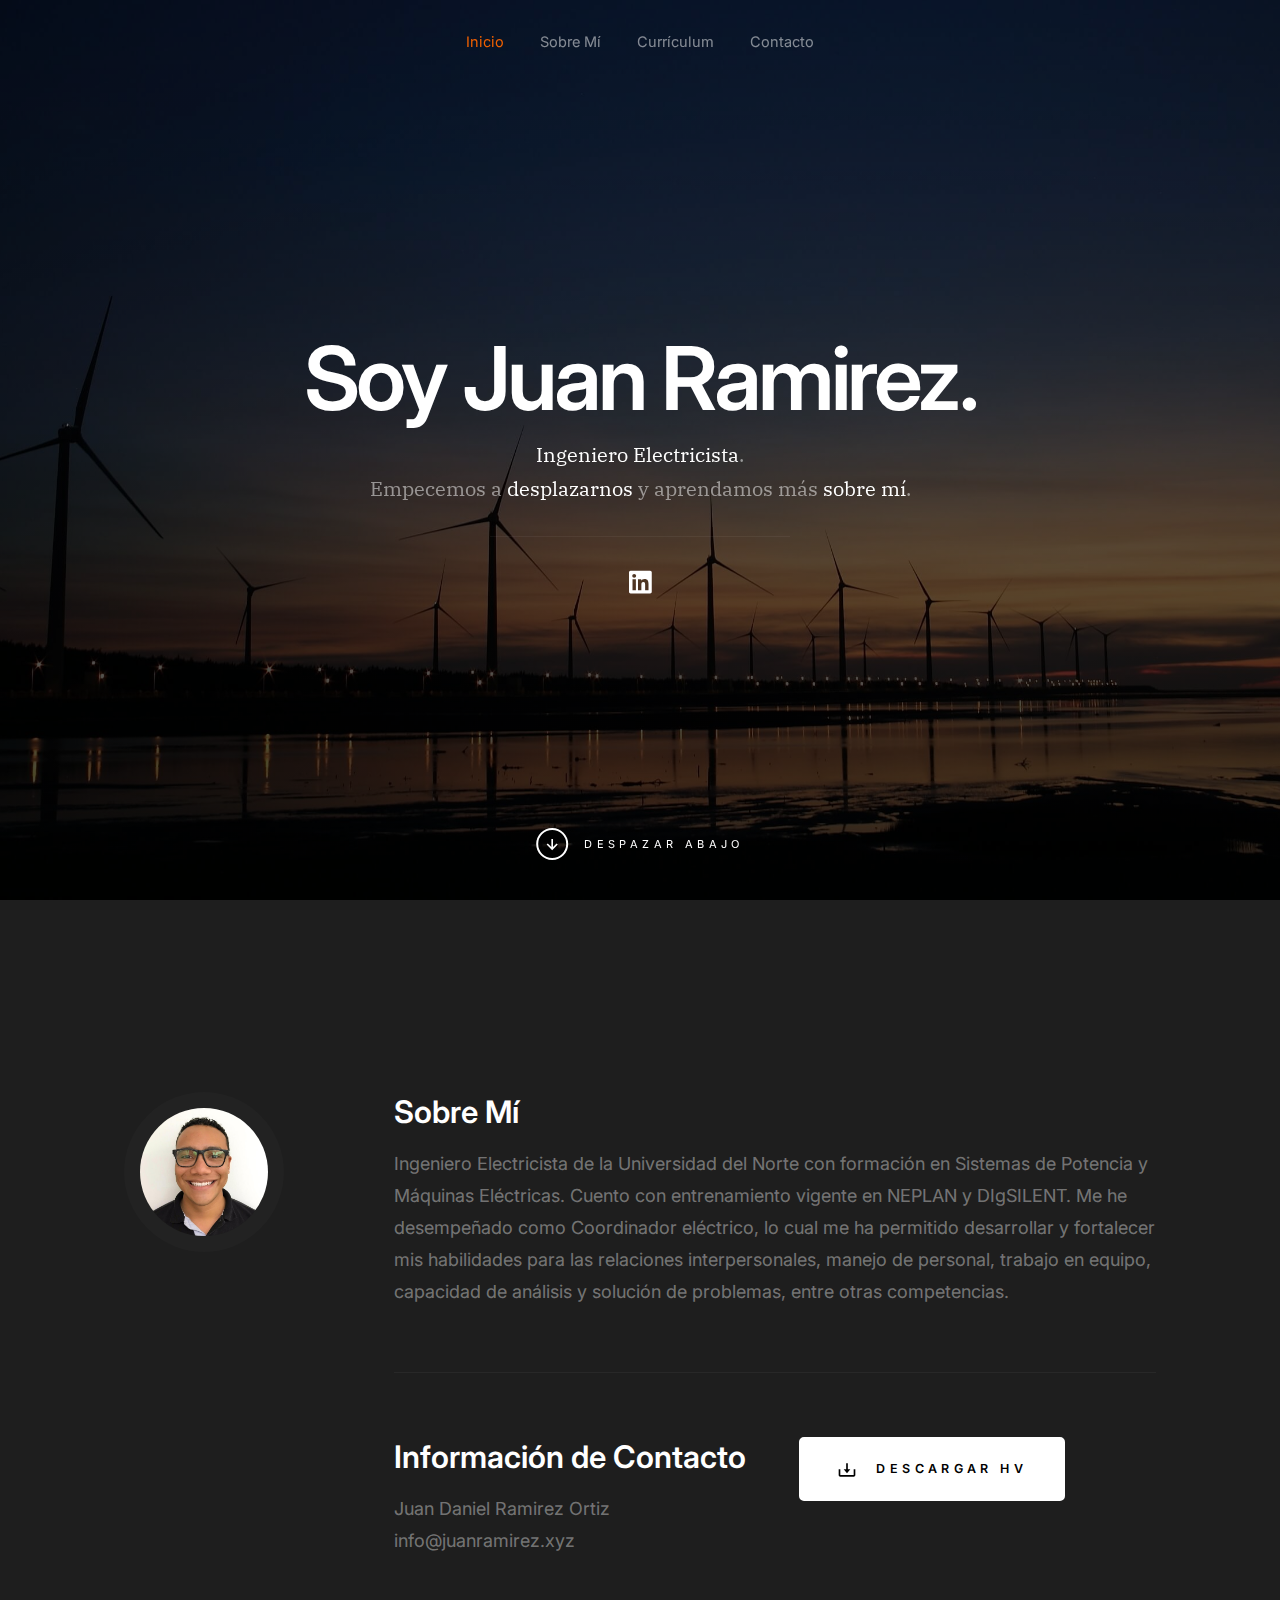
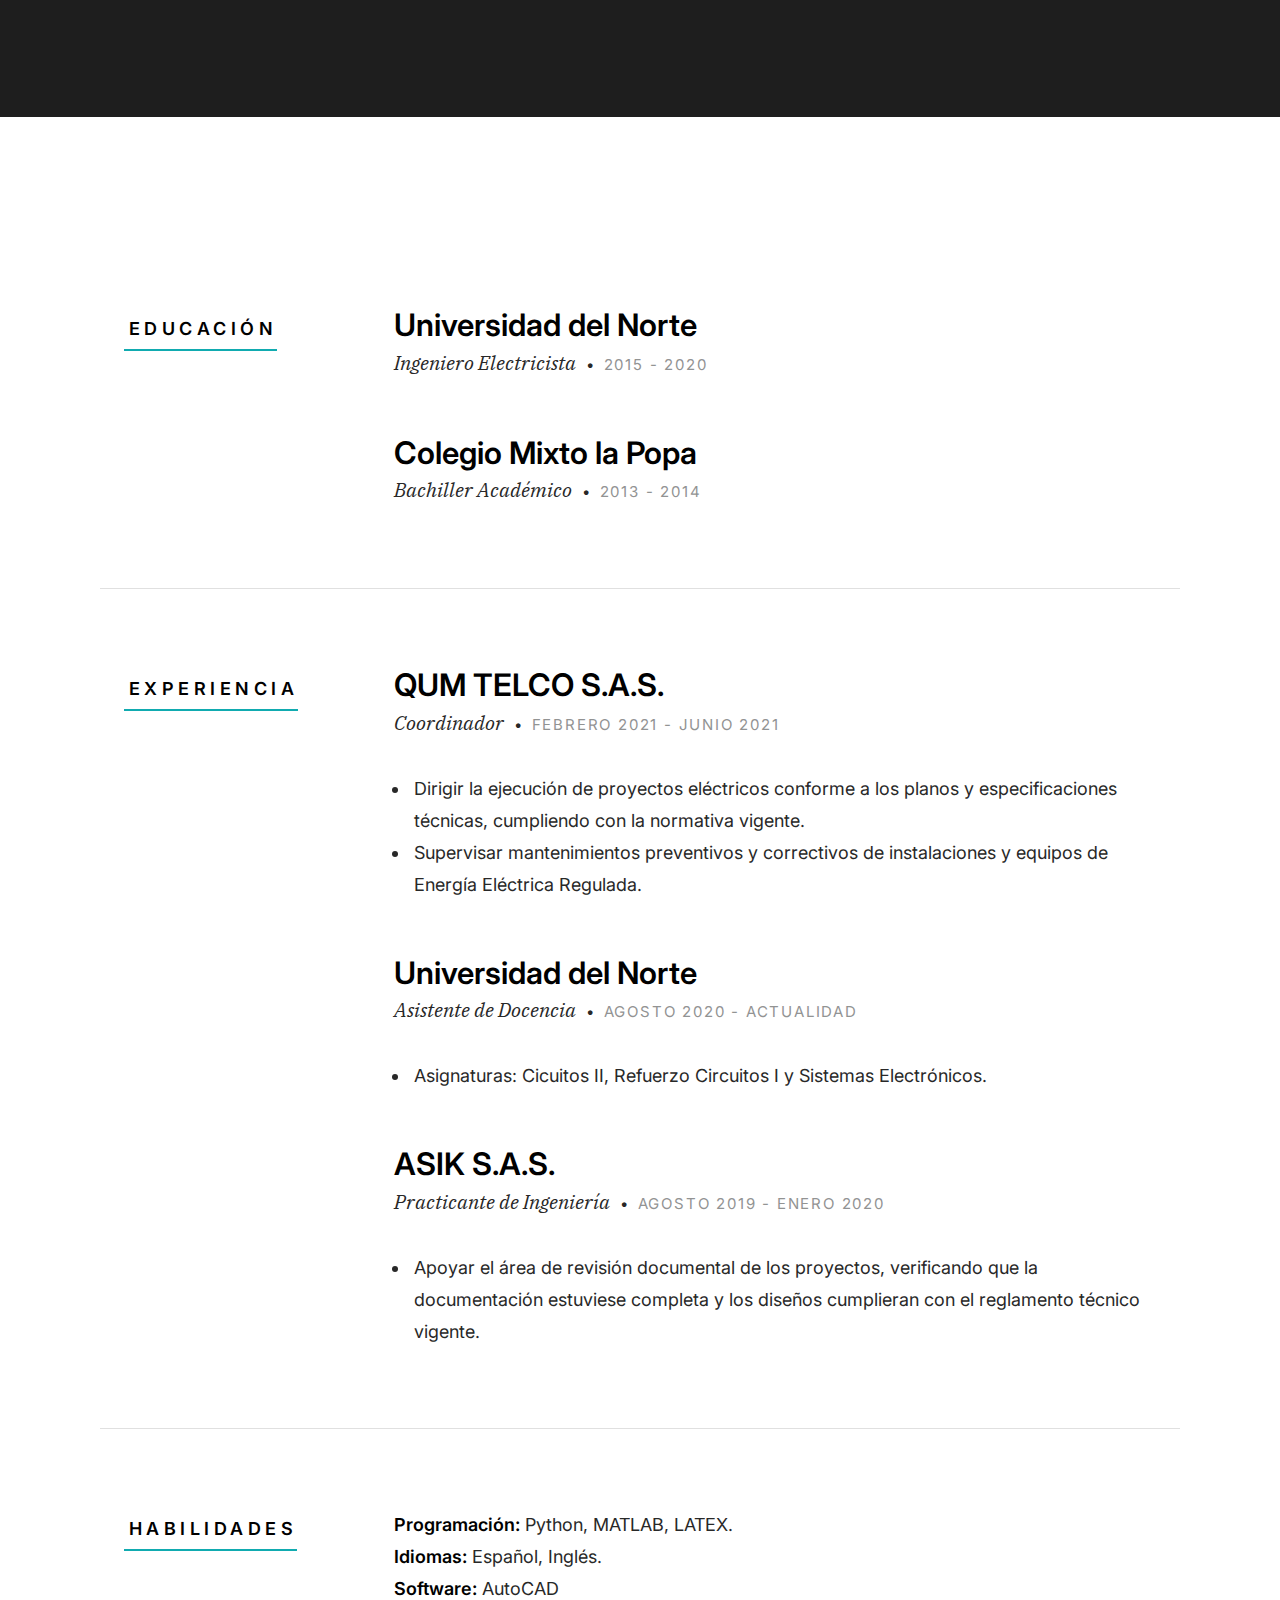
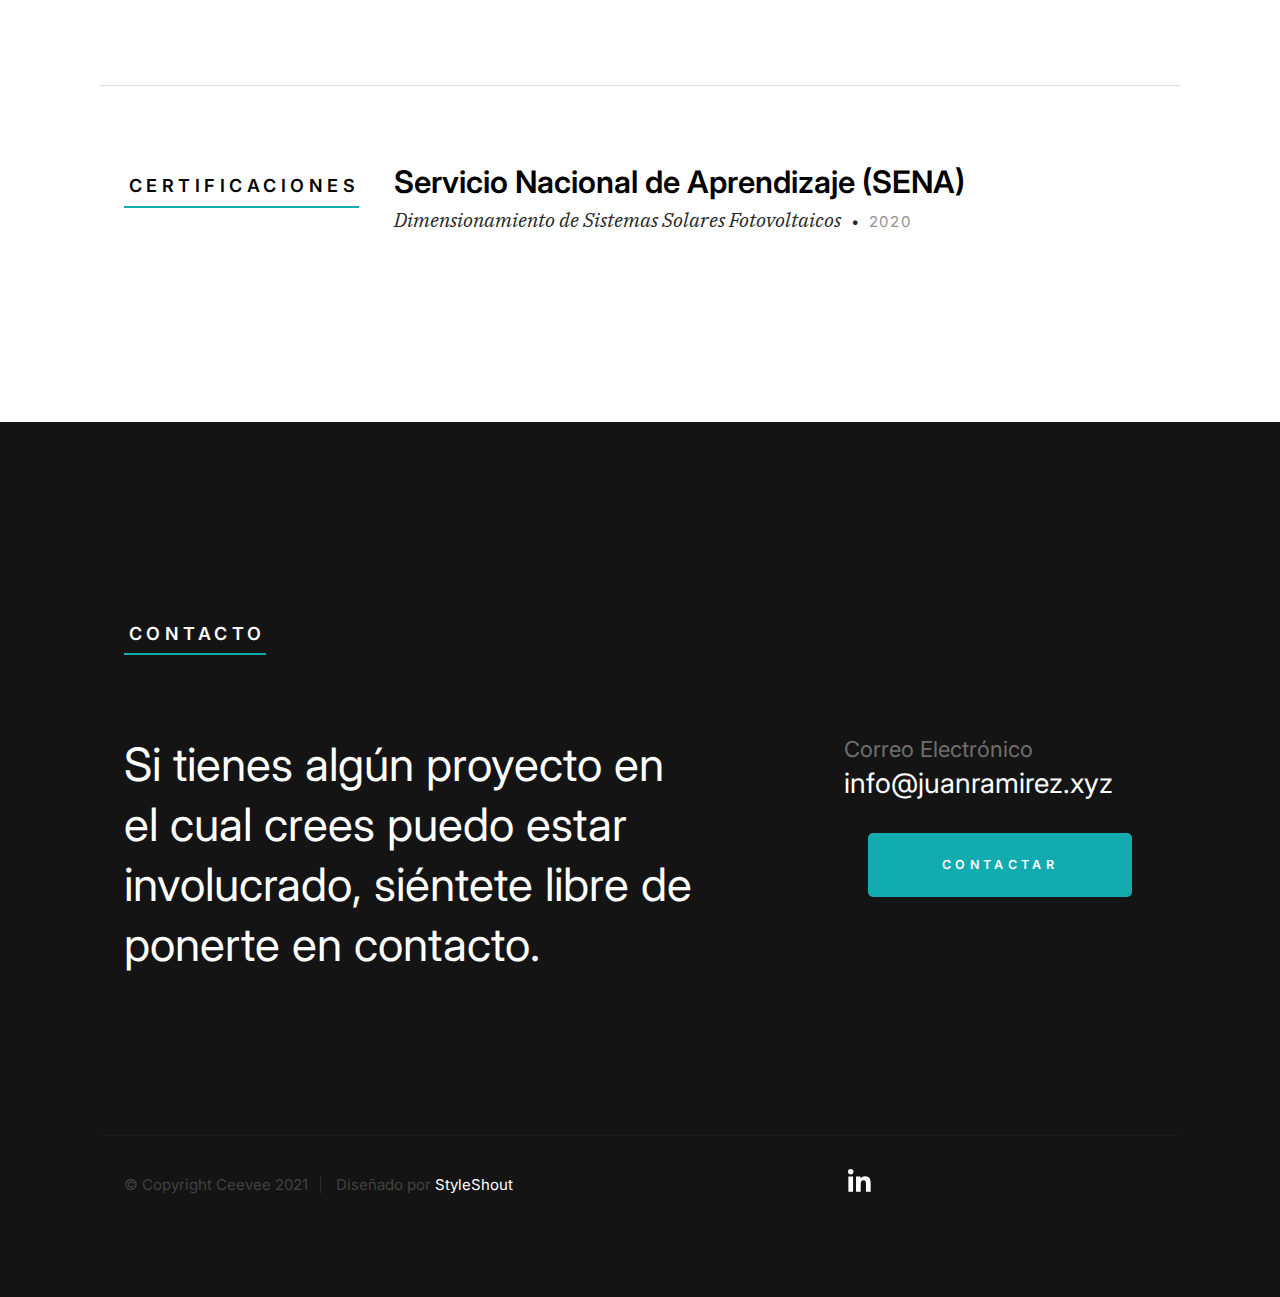
<file: index.html>
<!DOCTYPE html>
<html class="no-js" lang="es">
<head>

    <!--- basic page needs
    ================================================== -->
    <meta charset="UTF-8">
    <title>Juan Ramirez</title>
    <meta name="description" content="Sitio web personal de Juan Daniel Ramirez Ortiz">
    <meta name="author" content="Juan Daniel Ramirez Ortiz">
    <meta name="robots" content="index,follow" />

    <!-- mobile specific metas
    ================================================== -->
    <meta name="viewport" content="width=device-width, initial-scale=1">

    <!-- CSS
    ================================================== -->
    <link rel="stylesheet" href="css/styles.css">
    <link rel="stylesheet" href="css/vendor.css">

    <!-- script
    ================================================== -->
    <script defer src="js/vendor/fontawesome/all.min.js"></script>

    <!-- favicons
    ================================================== -->
    <link rel="shortcut icon" href="favicon.png">
    <link rel="apple-touch-icon" sizes="180x180" href="apple-touch-icon.png">
    <link rel="icon" type="image/png" sizes="32x32" href="favicon-32x32.png">
    <link rel="icon" type="image/png" sizes="16x16" href="favicon-16x16.png">
    <link rel="manifest" href="site.webmanifest">

    <!-- Global site tag (gtag.js) - Google Analytics -->
    <script async src="https://www.googletagmanager.com/gtag/js?id=G-7YM5RYV8C3"></script>
    <script>
        window.dataLayer = window.dataLayer || [];
        function gtag(){dataLayer.push(arguments);}
        gtag('js', new Date());

        gtag('config', 'G-7YM5RYV8C3');
    </script>

</head>

<body id="top" class="ss-preload">


    <!-- preloader
    ================================================== -->
    <div id="preloader">
        <div id="loader"></div>
    </div>


    <!-- header
    ================================================== -->
    <header class="s-header">
        <div class="row s-header__nav-wrap">
            <nav class="s-header__nav">
                <ul>
                    <li class="current"><a class="smoothscroll" href="#hero">Inicio</a></li>
                    <li><a class="smoothscroll" href="#about">Sobre Mí</a></li>
                    <li><a class="smoothscroll" href="#resume">Currículum</a></li>
                    <li><a class="smoothscroll" href="#contact">Contacto</a></li>
                </ul>
            </nav>
        </div> <!-- end row -->
        
        <a class="s-header__menu-toggle" href="#0" title="Menu">
            <span class="s-header__menu-icon"></span>
        </a>
    </header> <!-- end s-header -->


    <!-- hero
    ================================================== -->
    <section id="hero" class="s-hero target-section">

        <div class="s-hero__bg rellax" data-rellax-speed="-7"></div>

        <div class="row s-hero__content">
            <div class="column">

                <div class="s-hero__content-about">

                    <h1>Soy Juan Ramirez.</h1>

                    <h3>
                    <span>Ingeniero Electricista</span>. <br> Empecemos a <a class="smoothscroll" href="#about">desplazarnos</a>
                    y aprendamos más <a class="smoothscroll" href="#about">sobre mí</a>.
                    </h3>

                    <div class="s-hero__content-social">
                        <a href="https://www.linkedin.com/in/juan-daniel-ramirez-ortiz" target="_blank"><i class="fab fa-linkedin" aria-hidden="true"></i></a>
                    </div>

                </div> <!-- end s-hero__content-about -->

            </div>
        </div> <!-- s-hero__content -->

        <div class="s-hero__scroll">
            <a href="#about" class="s-hero__scroll-link smoothscroll">
                <span class="scroll-arrow">
                    <svg xmlns="http://www.w3.org/2000/svg" width="24" height="24" viewBox="0 0 24 24" style="fill:rgba(0, 0, 0, 1);transform:;-ms-filter:"><path d="M18.707 12.707L17.293 11.293 13 15.586 13 6 11 6 11 15.586 6.707 11.293 5.293 12.707 12 19.414z"></path></svg>
                </span>
                <span class="scroll-text">Despazar abajo</span>
            </a>
        </div> <!-- s-hero__scroll -->

    </section> <!-- end s-hero -->


    <!-- about
    ================================================== -->
    <section id="about" class="s-about target-section">

        <div class="row">
            <div class="column large-3 tab-12">
                <img class="s-about__pic" src="images/avatars/profile.jpg" alt="">
            </div>
            <div class="column large-9 tab-12 s-about__content">
                <h3>Sobre Mí</h3>
                <p>
                    Ingeniero Electricista de la Universidad del Norte con formación en Sistemas de Potencia y Máquinas Eléctricas. Cuento con entrenamiento vigente en NEPLAN y DIgSILENT. Me he desempeñado como Coordinador eléctrico, lo cual me ha permitido desarrollar y fortalecer mis habilidades para las relaciones interpersonales, manejo de personal, trabajo en equipo, capacidad de análisis y solución de problemas, entre otras competencias.
                </p>

                <hr>

                <div class="row s-about__content-bottom">
                    <div class="column w-1000-stack">
                        <h3>Información de Contacto</h3>
    
                        <p>
                        Juan Daniel Ramirez Ortiz <br>
                        <a href="mailto:info@juanramirez.xyz">info@juanramirez.xyz</a>
                        </p>
                        
                    </div>
                    <div class="column w-1000-stack">
                        <a href="HV_Juan_Daniel_Ramirez_Ortiz.pdf" target="_blank" class="btn btn--download">
                            <svg xmlns="http://www.w3.org/2000/svg" width="24" height="24" viewBox="0 0 24 24" style="fill:rgba(0, 0, 0, 1);transform:;-ms-filter:"><path d="M12 16L16 11 13 11 13 4 11 4 11 11 8 11z"></path><path d="M20,18H4v-7H2v7c0,1.103,0.897,2,2,2h16c1.103,0,2-0.897,2-2v-7h-2V18z"></path></svg>
                            Descargar HV
                        </a>
                    </div>
                </div>
            </div>
        </div> <!-- end row -->

    </section> <!-- end s-about -->


    <!-- resume
    ================================================== -->
    <section id="resume" class="s-resume target-section">
        
        <div class="row s-resume__section">
            <div class="column large-3 tab-12">
                <h3 class="section-header-allcaps">Educación</h3>
            </div>
            <div class="column large-9 tab-12">
                <div class="resume-block">

                    <div class="resume-block__header">
                        <h4 class="h3">Universidad del Norte</h4>
                        <p class="resume-block__header-meta">
                            <span>Ingeniero Electricista</span> 
                            <span class="resume-block__header-date">
                                2015 - 2020
                            </span>
                        </p>
                    </div>
                    
                </div> <!-- end resume-block -->

                <div class="resume-block">

                    <div class="resume-block__header">
                        <h4 class="h3">Colegio Mixto la Popa</h4>
                        <p class="resume-block__header-meta">
                            <span>Bachiller Académico</span> 
                            <span class="resume-block__header-date">
                                2013 - 2014
                            </span>
                        </p>
                    </div>
                    
                </div> <!-- end resume-block -->

            </div>
        </div> <!-- s-resume__section -->

        <div class="row s-resume__section">
            <div class="column large-3 tab-12">
                <h3 class="section-header-allcaps">Experiencia</h3>
            </div>
            <div class="column large-9 tab-12">
                
                <div class="resume-block">

                    <div class="resume-block__header">
                        <h4 class="h3">QUM TELCO S.A.S.</h4>
                        <p class="resume-block__header-meta">
                            <span>Coordinador</span> 
                            <span class="resume-block__header-date">
                                Febrero 2021 - Junio 2021
                            </span>
                        </p>
                    </div>
                    <p>
                        <ul>
                            <li>Dirigir la ejecución de proyectos eléctricos conforme a los planos y especificaciones técnicas, cumpliendo con la normativa vigente.</li>
                            <li>Supervisar mantenimientos preventivos y correctivos de instalaciones y equipos de Energía Eléctrica Regulada.</li>
                        </ul>
                    </p>
                </div> <!-- end resume-block -->

                <div class="resume-block">

                    <div class="resume-block__header">
                        <h4 class="h3">Universidad del Norte</h4>
                        <p class="resume-block__header-meta">
                            <span>Asistente de Docencia</span> 
                            <span class="resume-block__header-date">
                                Agosto 2020 - Actualidad
                            </span>
                        </p>
                    </div>

                    <p>
                        <ul>
                            <li>Asignaturas: Cicuitos II, Refuerzo Circuitos I y Sistemas Electrónicos.</li>
                        </ul>                    
                    </p>

                </div> <!-- end resume-block -->

                <!-- <div class="resume-block">

                    <div class="resume-block__header">
                        <h4 class="h3">Universidad del Norte</h4>
                        <p class="resume-block__header-meta">
                            <span>Asistente de Investigación</span> 
                            <span class="resume-block__header-date">
                                Noviembre 2019 - Mayo 2020
                            </span>
                        </p>
                    </div>

                    <p>
                        Dirección de Investigación, Desarrollo e Innovación de la Universidad del Norte <br>
                        Proyecto: Integración de energías renovables no convencionales y gestión de la demanda en la operación del sistema de distribución del Caribe colombiano.
                    </p>

                </div> end resume-block -->
                <div class="resume-block">

                    <div class="resume-block__header">
                        <h4 class="h3">ASIK S.A.S.</h4>
                        <p class="resume-block__header-meta">
                            <span>Practicante de Ingeniería</span> 
                            <span class="resume-block__header-date">
                                Agosto 2019 - Enero 2020
                            </span>
                        </p>
                    </div>
                    <p>
                        <ul>
                            <li>Apoyar el área de revisión documental de los proyectos, verificando que la documentación estuviese completa y los diseños cumplieran con el reglamento técnico vigente.</li>
                        </ul>                        
                    </p>
                </div> <!-- end resume-block -->
            </div>
        </div> <!-- s-resume__section -->


        <div class="row s-resume__section">
            <div class="column large-3 tab-12">
                <h3 class="section-header-allcaps">Habilidades</h3>
            </div>
            <div class="column large-9 tab-12">
                <div class="resume-block">

                    <p>
                    <b>Programación:</b> Python, MATLAB, LATEX.<br> 
                    <b>Idiomas:</b> Español, Inglés.<br>
                    <b>Software:</b> AutoCAD
                    </p>


                </div> <!-- end resume-block -->

            </div>
        </div> <!-- s-resume__section -->

        <div class="row s-resume__section">
            <div class="column large-3 tab-12">
                <h3 class="section-header-allcaps">Certificaciones</h3>
            </div>
            <div class="column large-9 tab-12">
                <div class="resume-block">

                    <div class="resume-block__header">
                        <h4 class="h3">Servicio Nacional de Aprendizaje (SENA)</h4>
                        <p class="resume-block__header-meta">
                            <span>Dimensionamiento de Sistemas Solares Fotovoltaicos</span> 
                            <span class="resume-block__header-date">
                                2020
                            </span>
                        </p>
                    </div>

                </div> <!-- end resume-block -->

            </div>
        </div> <!-- s-resume__section -->

    </section> <!-- end s-resume -->


    <!-- contact
    ================================================== -->
    <section id="contact" class="s-contact target-section">

        <div class="row s-contact__header">
            <div class="column large-12">
                <h3 class="section-header-allcaps">Contacto</h3>
            </div>
        </div>

        <div class="row s-contact__content">

            <div class="column large-7 medium-12">

                <h4 class="huge-text">
                Si tienes algún proyecto en el cual crees puedo estar involucrado, siéntete libre de ponerte en contacto.
                </h4>

            </div>

            <div class="column large-4 medium-12">

                <div class="row contact-infos">
                    <div class="column large-12 medium-6 tab-12">
                        <div class="contact-block">
                            <h5 class="contact-block__header">
                                Correo Electrónico
                            </h5>
                            <p class="contact-block__content">
                                <a class="mailtoui" href="mailto:info@juanramirez.xyz">info@juanramirez.xyz</a>
                            </p>
                        </div> <!-- end contact-block -->
                    </div>
                     <!-- end contact-block -->
                    </div>

                    <div class="column large-12">
                        <a href="mailto:info@juanramirez.xyz" class="mailtoui btn btn--primary h-full-width">Contactar</a>
                    </div>
                </div> <!-- end contact-infos -->

            </div>
        </div> <!-- s-contact__content -->

    </section> <!-- end s-contact -->
    

    <!-- footer
    ================================================== -->
    <footer class="s-footer">
        <div class="row">
            <div class="column large-4 medium-6 w-1000-stack s-footer__social-block">
                <ul class="s-footer__social">
                    <li><a href="https://www.linkedin.com/in/juan-daniel-ramirez-ortiz" target="_blank"><i class="fab fa-linkedin-in" aria-hidden="true"></i></a></li>
                </ul>
            </div>

            <div class="column large-7 medium-6 w-1000-stack ss-copyright">
                <span>© Copyright Ceevee 2021</span> 
                <span>Diseñado por <a href="https://www.styleshout.com/">StyleShout</a></span>
            </div>
        </div>

        <div class="ss-go-top">
            <a class="smoothscroll" title="Back to Top" href="#top">
                <svg xmlns="http://www.w3.org/2000/svg" viewBox="0 0 24 24"><path d="M6 4h12v2H6zm5 10v6h2v-6h5l-6-6-6 6z"/></svg>
             </a>
        </div> <!-- end ss-go-top -->
    </footer>


    <!-- Java Script
    ================================================== -->
    <script src="js/plugins.js"></script>
    <script src="js/main.js"></script>

</body>

</html>
</file>
<file: css/styles.css>
/* =================================================================== 
 * Ceevee Main Stylesheet
 * Template Ver. 2.0.0
 * 01-03-2021
 * ------------------------------------------------------------------
 *
 * TOC:
 * # settings and variables
 *      ## fonts
 *      ## colors
 *      ## vertical spacing and typescale
 *      ## grid variables
 * # normalize
 * # basic/base setup styles
 *      ## media
 *      ## typography resets
 *      ## links
 *      ## inputs
 * # Grid v3.0.0
 *      ## medium screen devices
 *      ## tablets
 *      ## mobile devices
 *      ## small mobile devices <= 400px
 * # block grids
 *      ## block grids - medium screen devices
 *      ## block grids - tablets
 *      ## block grids - mobile devices
 *      ## block grids - small mobile devices <= 400px
 * # MISC 
 * # custom grid, block grid STACK breakpoints
 * # base style overrides 
 *      ## links
 * # typography & general theme styles
 *      ## Lists
 *      ## responsive video container
 *      ## floated image
 *      ## tables
 *      ## spacing
 * # preloader
 *      ## page loaded
 * # forms 
 *      ## Style Placeholder Text
 * # buttons 
 * # additional components
 *      ## skillbars
 *      ## alert box
 *      ## pagination 
 * # common and reusable styles
 *      ## animation stuff 
 *      ## MailtoUI style overrides
 * # site header
 *      ## header nav
 *      ## mobile menu toggle 
 * # hero
 *      ## hero content
 *      ## hero social
 *      ## hero scrolldown
 *      ## animate intro content
 * # resume 
 *      ## resume block
 * # portfolio
 *      ## portfolio list
 *      ## modal popup
 * # CTA
 * # testimonials
 *      ## swiper style overrides
 *      ## testimonial slider 
 * # contact
 *      ## contact block
 * # footer
 *      ## footer social
 *      ## copyright
 *      ## go top
 *
 * ------------------------------------------------------------------ */


/* ===================================================================
 * # settings and variables
 *
 * ------------------------------------------------------------------- */

/* ------------------------------------------------------------------- 
 * ## fonts
 * ------------------------------------------------------------------- */
@import url("https://fonts.googleapis.com/css2?family=IBM+Plex+Serif:ital,wght@0,300;0,400;0,500;0,600;0,700;1,200;1,300;1,400;1,500;1,600&family=Inter:wght@300;400;500;600;700&display=swap");
:root {
    --font-1: "Inter", sans-serif;
    --font-2: "IBM Plex Serif", serif;
    /* monospace
     */
    --font-mono: Consolas, "Andale Mono", Courier, "Courier New", monospace;
}

/* ------------------------------------------------------------------- 
 * ## colors
 * ------------------------------------------------------------------- */
:root {
    /* color-1(#11ABB0)
     * color-2(#F06000)
     */
    --color-1: hsla(182, 82%, 38%, 1);
    --color-2: hsla(24, 100%, 47%, 1);

    /* theme color variations
     */
    --color-1-lighter: hsla(182, 82%, 58%, 1);
    --color-1-light  : hsla(182, 82%, 48%, 1);
    --color-1-dark   : hsla(182, 82%, 28%, 1);
    --color-1-darker : hsla(182, 82%, 18%, 1);
    --color-2-lighter: hsla(24, 100%, 67%, 1);
    --color-2-light  : hsla(24, 100%, 57%, 1);
    --color-2-dark   : hsla(24, 100%, 37%, 1);
    --color-2-darker : hsla(24, 100%, 27%, 1);

    /* feedback colors
     * color-error(#ffd1d2), color-success(#c8e675), 
     * color-info(#d7ecfb), color-notice(#fff099)
     */
    --color-error          : hsla(359, 100%, 91%, 1);
    --color-success        : hsla(76, 69%, 68%, 1);
    --color-info           : hsla(205, 82%, 91%, 1);
    --color-notice         : hsla(51, 100%, 80%, 1);
    --color-error-content  : hsla(359, 50%, 50%, 1);
    --color-success-content: hsla(76, 29%, 28%, 1);
    --color-info-content   : hsla(205, 32%, 31%, 1);
    --color-notice-content : hsla(51, 30%, 30%, 1);

    /* shades 
     * generated using 
     * Tint & Shade Generator 
     * (https://maketintsandshades.com/)
     */
    --color-black  : #000000;
    --color-gray-19: #0a0a0a;
    --color-gray-18: #141414;
    --color-gray-17: #1e1e1e;
    --color-gray-16: #282828;
    --color-gray-15: #323333;
    --color-gray-14: #3b3d3d;
    --color-gray-13: #454747;
    --color-gray-12: #4f5151;
    --color-gray-11: #595b5b;
    --color-gray-10: #636565;
    --color-gray-9 : #737474;
    --color-gray-8 : #828484;
    --color-gray-7 : #929393;
    --color-gray-6 : #a1a3a3;
    --color-gray-5 : #b1b2b2;
    --color-gray-4 : #c1c1c1;
    --color-gray-3 : #d0d1d1;
    --color-gray-2 : #e0e0e0;
    --color-gray-1 : #eff0f0;
    --color-white  : #ffffff;

    /* text
     */
    --color-text       : var(--color-gray-16);
    --color-text-dark  : var(--color-black);
    --color-text-light : var(--color-gray-7);
    --color-placeholder: var(--color-gray-7);

    /* buttons
     */
    --color-btn                   : var(--color-gray-3);
    --color-btn-text              : var(--color-black);
    --color-btn-hover             : var(--color-black);
    --color-btn-hover-text        : var(--color-white);
    --color-btn-primary           : var(--color-1);
    --color-btn-primary-text      : var(--color-white);
    --color-btn-primary-hover     : var(--color-2);
    --color-btn-primary-hover-text: var(--color-white);
    --color-btn-stroke            : var(--color-black);
    --color-btn-stroke-text       : var(--color-black);
    --color-btn-stroke-hover      : var(--color-black);
    --color-btn-stroke-hover-text : var(--color-white);

    /* others
     */
    --color-bg     : var(--color-gray-18);
    --color-border : var(--color-gray-2);
    --border-radius: 5px;
}

/* ------------------------------------------------------------------- 
 * ## vertical spacing and typescale
 * ------------------------------------------------------------------- */
:root {

    /* spacing
     * base font size: 18px 
     * vertical space unit : 32px
     */
    --base-size: 62.5%;
    --base-font-size: 1.8rem;
    --space: 3.2rem;

    /* vertical spacing 
     */
    --vspace-0_125: calc(0.125 * var(--space));
    --vspace-0_25 : calc(0.25 * var(--space));
    --vspace-0_5  : calc(0.5 * var(--space));
    --vspace-0_75 : calc(0.75 * var(--space));
    --vspace-0_875: calc(0.875 * var(--space));
    --vspace-1    : calc(var(--space));
    --vspace-1_25 : calc(1.25 * var(--space));
    --vspace-1_5  : calc(1.5 * var(--space));
    --vspace-1_75 : calc(1.75 * var(--space));
    --vspace-2    : calc(2 * var(--space));
    --vspace-2_5  : calc(2.5 * var(--space));
    --vspace-3    : calc(3 * var(--space));
    --vspace-3_5  : calc(3.5 * var(--space));
    --vspace-4    : calc(4 * var(--space));
    --vspace-4_5  : calc(4.5 * var(--space));
    --vspace-5    : calc(5 * var(--space));

    /* type scale
     * ratio 1:2 | base: 18px
     * -------------------------------------------------------
     *
     * --text-display-3 = (77.40px)
     * --text-display-2 = (64.50px)
     * --text-display-1 = (53.75px)
     * --text-xxxl      = (44.79px)
     * --text-xxl       = (37.32px)
     * --text-xl        = (31.10px)
     * --text-lg        = (25.92px)
     * --text-md        = (21.60px)
     * --text-size      = (18.00px) BASE
     * --text-sm        = (15.00px)
     * --text-xs        = (12.50px)
     *
     * -------------------------------------------------------
     */
    --text-scale-ratio: 1.2;
    --text-size       : var(--base-font-size);
    --text-xs         : calc((var(--text-size) / var(--text-scale-ratio)) / var(--text-scale-ratio));
    --text-sm         : calc(var(--text-xs) * var(--text-scale-ratio));
    --text-md         : calc(var(--text-sm) * var(--text-scale-ratio) * var(--text-scale-ratio));
    --text-lg         : calc(var(--text-md) * var(--text-scale-ratio));
    --text-xl         : calc(var(--text-lg) * var(--text-scale-ratio));
    --text-xxl        : calc(var(--text-xl) * var(--text-scale-ratio));
    --text-xxxl       : calc(var(--text-xxl) * var(--text-scale-ratio));
    --text-display-1  : calc(var(--text-xxxl) * var(--text-scale-ratio));
    --text-display-2  : calc(var(--text-display-1) * var(--text-scale-ratio));
    --text-display-3  : calc(var(--text-display-2) * var(--text-scale-ratio));

    /* default button height
     */
    --vspace-btn: var(--vspace-2);
}

/* on mobile devices below 600px
 */
@media screen and (max-width: 600px) {
    :root {
        --base-font-size: 1.6rem;
        --space: 2.8rem;
    }
}

/* ------------------------------------------------------------------- 
 * ## grid variables
 * ------------------------------------------------------------------- */
:root {

    /* widths for rows and containers
     */
    --width-full    : 100%;
    --width-max     : 1080px;
    --width-wide    : 1400px;
    --width-wider   : 1600px;
    --width-widest  : 1800px;
    --width-narrow  : 800px;
    --width-narrower: 600px;
    --width-grid-max: var(--width-max);

    /* gutters
     */
    --gutter-lg : 2.4rem;
    --gutter-md : 2rem;
    --gutter-mob: 1rem;
}


/* ==========================================================================
 * # normalize
 * normalize.css v8.0.1 | MIT License |
 * github.com/necolas/normalize.css
 *
 * -------------------------------------------------------------------------- */

/* ------------------------------------------------------------------- 
 * ## document
 * ------------------------------------------------------------------- */

/* 1. Correct the line height in all browsers.
 * 2. Prevent adjustments of font size after orientation changes in iOS.*/

html {
    line-height: 1.15;
    /* 1 */
    -webkit-text-size-adjust: 100%;
    /* 2 */
}

/* ------------------------------------------------------------------- 
 * ## sections
 * ------------------------------------------------------------------- */

/* Remove the margin in all browsers. */

body {
    margin: 0;
}

/* Render the `main` element consistently in IE. */

main {
    display: block;
}

/* Correct the font size and margin on `h1` elements within `section` and
 * `article` contexts in Chrome, Firefox, and Safari. */

h1 {
    font-size: 2em;
    margin: 0.67em 0;
}

/* ------------------------------------------------------------------- 
 * ## grouping
 * ------------------------------------------------------------------- */

/* 1. Add the correct box sizing in Firefox.
 * 2. Show the overflow in Edge and IE. */

hr {
    -webkit-box-sizing: content-box;
    box-sizing: content-box;
    /* 1 */
    height: 0;
    /* 1 */
    overflow: visible;
    /* 2 */
}

/* 1. Correct the inheritance and scaling of font size in all browsers.
 * 2. Correct the odd `em` font sizing in all browsers. */

pre {
    font-family: monospace, monospace;
    /* 1 */
    font-size: 1em;
    /* 2 */
}

/* ------------------------------------------------------------------- 
 * ## text-level semantics
 * ------------------------------------------------------------------- */

/* Remove the gray background on active links in IE 10. */

a {
    background-color: transparent;
}

/* 1. Remove the bottom border in Chrome 57-
 * 2. Add the correct text decoration in Chrome, Edge, IE, Opera, and Safari. */

abbr[title] {
    border-bottom: none;
    /* 1 */
    text-decoration: underline;
    /* 2 */
    -webkit-text-decoration: underline dotted;
    text-decoration: underline dotted;
    /* 2 */
}

/* Add the correct font weight in Chrome, Edge, and Safari. */

b, strong {
    font-weight: bolder;
}

/* 1. Correct the inheritance and scaling of font size in all browsers.
 * 2. Correct the odd `em` font sizing in all browsers. */

code, kbd, samp {
    font-family: monospace, monospace;
    /* 1 */
    font-size: 1em;
    /* 2 */
}

/* Add the correct font size in all browsers. */

small {
    font-size: 80%;
}

/* Prevent `sub` and `sup` elements from affecting the line height in
 * all browsers. */

sub, sup {
    font-size: 75%;
    line-height: 0;
    position: relative;
    vertical-align: baseline;
}

sub {
    bottom: -0.25em;
}

sup {
    top: -0.5em;
}

/* ------------------------------------------------------------------- 
 * ## embedded content
 * ------------------------------------------------------------------- */

/* Remove the border on images inside links in IE 10. */

img {
    border-style: none;
}

/* ------------------------------------------------------------------- 
 * ## forms
 * ------------------------------------------------------------------- */

/* 1. Change the font styles in all browsers.
 * 2. Remove the margin in Firefox and Safari. */

button, input, optgroup, select, textarea {
    font-family: inherit;
    /* 1 */
    font-size: 100%;
    /* 1 */
    line-height: 1.15;
    /* 1 */
    margin: 0;
    /* 2 */
}

/* Show the overflow in IE.
 * 1. Show the overflow in Edge. */

button, input {
    /* 1 */
    overflow: visible;
}

/* Remove the inheritance of text transform in Edge, Firefox, and IE.
 * 1. Remove the inheritance of text transform in Firefox. */

button, select {
    /* 1 */
    text-transform: none;
}

/* Correct the inability to style clickable types in iOS and Safari. */

button, [type="button"], [type="reset"], [type="submit"] {
    -webkit-appearance: button;
}

/* Remove the inner border and padding in Firefox. */

button::-moz-focus-inner, [type="button"]::-moz-focus-inner, [type="reset"]::-moz-focus-inner, [type="submit"]::-moz-focus-inner {
    border-style: none;
    padding: 0;
}

/* Restore the focus styles unset by the previous rule. */

button:-moz-focusring, [type="button"]:-moz-focusring, [type="reset"]:-moz-focusring, [type="submit"]:-moz-focusring {
    outline: 1px dotted ButtonText;
}

/* Correct the padding in Firefox. */

fieldset {
    padding: 0.35em 0.75em 0.625em;
}

/* 1. Correct the text wrapping in Edge and IE.
 * 2. Correct the color inheritance from `fieldset` elements in IE.
 * 3. Remove the padding so developers are not caught out when they zero out
 *    `fieldset` elements in all browsers. */

legend {
    -webkit-box-sizing: border-box;
    box-sizing: border-box;
    /* 1 */
    color: inherit;
    /* 2 */
    display: table;
    /* 1 */
    max-width: 100%;
    /* 1 */
    padding: 0;
    /* 3 */
    white-space: normal;
    /* 1 */
}

/* Add the correct vertical alignment in Chrome, Firefox, and Opera. */

progress {
    vertical-align: baseline;
}

/* Remove the default vertical scrollbar in IE 10+. */

textarea {
    overflow: auto;
}

/* 1. Add the correct box sizing in IE 10.
 * 2. Remove the padding in IE 10. */

[type="checkbox"], [type="radio"] {
    -webkit-box-sizing: border-box;
    box-sizing: border-box;
    /* 1 */
    padding: 0;
    /* 2 */
}

/* Correct the cursor style of increment and decrement buttons in Chrome. */

[type="number"]::-webkit-inner-spin-button, [type="number"]::-webkit-outer-spin-button {
    height: auto;
}

/* 1. Correct the odd appearance in Chrome and Safari.
 * 2. Correct the outline style in Safari. */

[type="search"] {
    -webkit-appearance: textfield;
    /* 1 */
    outline-offset: -2px;
    /* 2 */
}

/* Remove the inner padding in Chrome and Safari on macOS. */

[type="search"]::-webkit-search-decoration {
    -webkit-appearance: none;
}

/* 1. Correct the inability to style clickable types in iOS and Safari.
 * 2. Change font properties to `inherit` in Safari. */

::-webkit-file-upload-button {
    -webkit-appearance: button;
    /* 1 */
    font: inherit;
    /* 2 */
}

/* ------------------------------------------------------------------- 
 * ## interactive
 * ------------------------------------------------------------------- */

/* Add the correct display in Edge, IE 10+, and Firefox. */

details {
    display: block;
}

/* Add the correct display in all browsers. */

summary {
    display: list-item;
}

/* ------------------------------------------------------------------- 
 * ## misc
 * ------------------------------------------------------------------- */

/* Add the correct display in IE 10+. */

template {
    display: none;
}

/* Add the correct display in IE 10. */

[hidden] {
    display: none;
}


/* ===================================================================
 * # basic/base setup styles
 *
 * ------------------------------------------------------------------- */
html {
    font-size: 62.5%;
    -webkit-box-sizing: border-box;
    box-sizing: border-box;
}

*, *::before, *::after {
    -webkit-box-sizing: inherit;
    box-sizing: inherit;
}

body {
    font-weight: normal;
    line-height: 1;
    word-wrap: break-word;
    -moz-font-smoothing: grayscale;
    -moz-osx-font-smoothing: grayscale;
    -webkit-font-smoothing: antialiased;
    -webkit-overflow-scrolling: touch;
    -webkit-text-size-adjust: none;
}

/* ------------------------------------------------------------------- 
 * ## media
 * ------------------------------------------------------------------- */
svg, img, video embed, iframe, object {
    max-width: 100%;
    height: auto;
}

/* ------------------------------------------------------------------- 
 * ## typography resets
 * ------------------------------------------------------------------- */
div, dl, dt, dd, ul, ol, li, h1, h2, h3, h4, h5, h6, pre, form, p, blockquote, th, td {
    margin: 0;
    padding: 0;
}

p {
    font-size: inherit;
    text-rendering: optimizeLegibility;
}

em, i {
    font-style: italic;
    line-height: inherit;
}

strong, b {
    font-weight: bold;
    line-height: inherit;
}

small {
    font-size: 60%;
    line-height: inherit;
}

ol, ul {
    list-style: none;
}

li {
    display: block;
}

/* ------------------------------------------------------------------- 
 * ## links
 * ------------------------------------------------------------------- */
a {
    text-decoration: none;
    line-height: inherit;
}

a img {
    border: none;
}

/* ------------------------------------------------------------------- 
 * ## inputs
 * ------------------------------------------------------------------- */
fieldset {
    margin: 0;
    padding: 0;
}

input[type="email"], 
input[type="number"], 
input[type="search"], 
input[type="text"], 
input[type="tel"], 
input[type="url"], 
input[type="password"], textarea {
    -webkit-appearance: none;
    -moz-appearance: none;
    appearance: none;
}


/* ===================================================================
 * # Grid v3.0.0
 *
 *   -----------------------------------------------------------------
 * - Grid breakpoints are based on MAXIMUM WIDTH media queries, 
 *   meaning they apply to that one breakpoint and ALL THOSE BELOW IT.
 * - Grid columns without a specified width will automatically layout 
 *   as equal width columns.
 * ------------------------------------------------------------------- */

/* rows
 * ------------------------------------- */
.row {
    width: 92%;
    max-width: var(--width-grid-max);
    margin: 0 auto;
    display: -ms-flexbox;
    display: -webkit-box;
    display: flex;
    -ms-flex-flow: row wrap;
    -webkit-box-orient: horizontal;
    -webkit-box-direction: normal;
    flex-flow: row wrap;
}

.row .row {
    width: auto;
    max-width: none;
    margin-left: calc(var(--gutter-lg) * -1);
    margin-right: calc(var(--gutter-lg) * -1);
}

/* columns
 * -------------------------------------- */
.column {
    -ms-flex: 1 1 0%;
    -webkit-box-flex: 1;
    flex: 1 1 0%;
    padding: 0 var(--gutter-lg);
}

.collapse>.column, .column.collapse {
    padding: 0;
}

/* flex row containers utility classes
 */
.row.row-wrap {
    -ms-flex-wrap: wrap;
    flex-wrap: wrap;
}

.row.row-nowrap {
    -ms-flex-wrap: none;
    flex-wrap: nowrap;
}

.row.row-y-top {
    -ms-flex-align: start;
    -webkit-box-align: start;
    align-items: flex-start;
}

.row.row-y-bottom {
    -ms-flex-align: end;
    -webkit-box-align: end;
    align-items: flex-end;
}

.row.row-y-center {
    -ms-flex-align: center;
    -webkit-box-align: center;
    align-items: center;
}

.row.row-stretch {
    -ms-flex-align: stretch;
    -webkit-box-align: stretch;
    align-items: stretch;
}

.row.row-baseline {
    -ms-flex-align: baseline;
    -webkit-box-align: baseline;
    align-items: baseline;
}

.row.row-x-left {
    -ms-flex-pack: start;
    -webkit-box-pack: start;
    justify-content: flex-start;
}

.row.row-x-right {
    -ms-flex-pack: end;
    -webkit-box-pack: end;
    justify-content: flex-end;
}

.row.row-x-center {
    -ms-flex-pack: center;
    -webkit-box-pack: center;
    justify-content: center;
}

/* flex item utility alignment classes
 */
.align-center {
    margin: auto;
    -webkit-align-self: center;
    -ms-flex-item-align: center;
    -ms-grid-row-align: center;
    align-self: center;
}

.align-left {
    margin-right: auto;
    -webkit-align-self: center;
    -ms-flex-item-align: center;
    -ms-grid-row-align: center;
    align-self: center;
}

.align-right {
    margin-left: auto;
    -webkit-align-self: center;
    -ms-flex-item-align: center;
    -ms-grid-row-align: center;
    align-self: center;
}

.align-x-center {
    margin-right: auto;
    margin-left: auto;
}

.align-x-left {
    margin-right: auto;
}

.align-x-right {
    margin-left: auto;
}

.align-y-center {
    -webkit-align-self: center;
    -ms-flex-item-align: center;
    -ms-grid-row-align: center;
    align-self: center;
}

.align-y-top {
    -webkit-align-self: flex-start;
    -ms-flex-item-align: start;
    align-self: flex-start;
}

.align-y-bottom {
    -webkit-align-self: flex-end;
    -ms-flex-item-align: end;
    align-self: flex-end;
}

/* large screen column widths 
 */
.large-1 {
    -ms-flex: 0 0 8.33333%;
    -webkit-box-flex: 0;
    flex: 0 0 8.33333%;
    max-width: 8.33333%;
}

.large-2 {
    -ms-flex: 0 0 16.66667%;
    -webkit-box-flex: 0;
    flex: 0 0 16.66667%;
    max-width: 16.66667%;
}

.large-3 {
    -ms-flex: 0 0 25%;
    -webkit-box-flex: 0;
    flex: 0 0 25%;
    max-width: 25%;
}

.large-4 {
    -ms-flex: 0 0 33.33333%;
    -webkit-box-flex: 0;
    flex: 0 0 33.33333%;
    max-width: 33.33333%;
}

.large-5 {
    -ms-flex: 0 0 41.66667%;
    -webkit-box-flex: 0;
    flex: 0 0 41.66667%;
    max-width: 41.66667%;
}

.large-6 {
    -ms-flex: 0 0 50%;
    -webkit-box-flex: 0;
    flex: 0 0 50%;
    max-width: 50%;
}

.large-7 {
    -ms-flex: 0 0 58.33333%;
    -webkit-box-flex: 0;
    flex: 0 0 58.33333%;
    max-width: 58.33333%;
}

.large-8 {
    -ms-flex: 0 0 66.66667%;
    -webkit-box-flex: 0;
    flex: 0 0 66.66667%;
    max-width: 66.66667%;
}

.large-9 {
    -ms-flex: 0 0 75%;
    -webkit-box-flex: 0;
    flex: 0 0 75%;
    max-width: 75%;
}

.large-10 {
    -ms-flex: 0 0 83.33333%;
    -webkit-box-flex: 0;
    flex: 0 0 83.33333%;
    max-width: 83.33333%;
}

.large-11 {
    -ms-flex: 0 0 91.66667%;
    -webkit-box-flex: 0;
    flex: 0 0 91.66667%;
    max-width: 91.66667%;
}

.large-12 {
    -ms-flex: 0 0 100%;
    -webkit-box-flex: 0;
    flex: 0 0 100%;
    max-width: 100%;
}

/* ------------------------------------------------------------------- 
 * ## medium screen devices
 * ------------------------------------------------------------------- */
@media screen and (max-width: 1200px) {
    .row .row {
        margin-left: calc(var(--gutter-md) * -1);
        margin-right: calc(var(--gutter-md) * -1);
    }
    .column {
        padding: 0 var(--gutter-md);
    }
    .medium-1 {
        -ms-flex: 0 0 8.33333%;
        -webkit-box-flex: 0;
        flex: 0 0 8.33333%;
        max-width: 8.33333%;
    }
    .medium-2 {
        -ms-flex: 0 0 16.66667%;
        -webkit-box-flex: 0;
        flex: 0 0 16.66667%;
        max-width: 16.66667%;
    }
    .medium-3 {
        -ms-flex: 0 0 25%;
        -webkit-box-flex: 0;
        flex: 0 0 25%;
        max-width: 25%;
    }
    .medium-4 {
        -ms-flex: 0 0 33.33333%;
        -webkit-box-flex: 0;
        flex: 0 0 33.33333%;
        max-width: 33.33333%;
    }
    .medium-5 {
        -ms-flex: 0 0 41.66667%;
        -webkit-box-flex: 0;
        flex: 0 0 41.66667%;
        max-width: 41.66667%;
    }
    .medium-6 {
        -ms-flex: 0 0 50%;
        -webkit-box-flex: 0;
        flex: 0 0 50%;
        max-width: 50%;
    }
    .medium-7 {
        -ms-flex: 0 0 58.33333%;
        -webkit-box-flex: 0;
        flex: 0 0 58.33333%;
        max-width: 58.33333%;
    }
    .medium-8 {
        -ms-flex: 0 0 66.66667%;
        -webkit-box-flex: 0;
        flex: 0 0 66.66667%;
        max-width: 66.66667%;
    }
    .medium-9 {
        -ms-flex: 0 0 75%;
        -webkit-box-flex: 0;
        flex: 0 0 75%;
        max-width: 75%;
    }
    .medium-10 {
        -ms-flex: 0 0 83.33333%;
        -webkit-box-flex: 0;
        flex: 0 0 83.33333%;
        max-width: 83.33333%;
    }
    .medium-11 {
        -ms-flex: 0 0 91.66667%;
        -webkit-box-flex: 0;
        flex: 0 0 91.66667%;
        max-width: 91.66667%;
    }
    .medium-12 {
        -ms-flex: 0 0 100%;
        -webkit-box-flex: 0;
        flex: 0 0 100%;
        max-width: 100%;
    }
}

/* ------------------------------------------------------------------- 
 * ## tablets
 * ------------------------------------------------------------------- */
@media screen and (max-width: 800px) {
    .row {
        width: 90%;
    }
    .tab-1 {
        -ms-flex: 0 0 8.33333%;
        -webkit-box-flex: 0;
        flex: 0 0 8.33333%;
        max-width: 8.33333%;
    }
    .tab-2 {
        -ms-flex: 0 0 16.66667%;
        -webkit-box-flex: 0;
        flex: 0 0 16.66667%;
        max-width: 16.66667%;
    }
    .tab-3 {
        -ms-flex: 0 0 25%;
        -webkit-box-flex: 0;
        flex: 0 0 25%;
        max-width: 25%;
    }
    .tab-4 {
        -ms-flex: 0 0 33.33333%;
        -webkit-box-flex: 0;
        flex: 0 0 33.33333%;
        max-width: 33.33333%;
    }
    .tab-5 {
        -ms-flex: 0 0 41.66667%;
        -webkit-box-flex: 0;
        flex: 0 0 41.66667%;
        max-width: 41.66667%;
    }
    .tab-6 {
        -ms-flex: 0 0 50%;
        -webkit-box-flex: 0;
        flex: 0 0 50%;
        max-width: 50%;
    }
    .tab-7 {
        -ms-flex: 0 0 58.33333%;
        -webkit-box-flex: 0;
        flex: 0 0 58.33333%;
        max-width: 58.33333%;
    }
    .tab-8 {
        -ms-flex: 0 0 66.66667%;
        -webkit-box-flex: 0;
        flex: 0 0 66.66667%;
        max-width: 66.66667%;
    }
    .tab-9 {
        -ms-flex: 0 0 75%;
        -webkit-box-flex: 0;
        flex: 0 0 75%;
        max-width: 75%;
    }
    .tab-10 {
        -ms-flex: 0 0 83.33333%;
        -webkit-box-flex: 0;
        flex: 0 0 83.33333%;
        max-width: 83.33333%;
    }
    .tab-11 {
        -ms-flex: 0 0 91.66667%;
        -webkit-box-flex: 0;
        flex: 0 0 91.66667%;
        max-width: 91.66667%;
    }
    .tab-12 {
        -ms-flex: 0 0 100%;
        -webkit-box-flex: 0;
        flex: 0 0 100%;
        max-width: 100%;
    }
    .hide-on-tablet {
        display: none;
    }
}

/* ------------------------------------------------------------------- 
 * ## mobile devices
 * ------------------------------------------------------------------- */
@media screen and (max-width: 600px) {
    .row {
        width: 100%;
        padding-left: 6vw;
        padding-right: 6vw;
    }
    .row .row {
        margin-left: calc(var(--gutter-mob) * -1);
        margin-right: calc(var(--gutter-mob) * -1);
        padding-left: 0;
        padding-right: 0;
    }
    .column {
        padding: 0 var(--gutter-mob);
    }
    .mob-1 {
        -ms-flex: 0 0 8.33333%;
        -webkit-box-flex: 0;
        flex: 0 0 8.33333%;
        max-width: 8.33333%;
    }
    .mob-2 {
        -ms-flex: 0 0 16.66667%;
        -webkit-box-flex: 0;
        flex: 0 0 16.66667%;
        max-width: 16.66667%;
    }
    .mob-3 {
        -ms-flex: 0 0 25%;
        -webkit-box-flex: 0;
        flex: 0 0 25%;
        max-width: 25%;
    }
    .mob-4 {
        -ms-flex: 0 0 33.33333%;
        -webkit-box-flex: 0;
        flex: 0 0 33.33333%;
        max-width: 33.33333%;
    }
    .mob-5 {
        -ms-flex: 0 0 41.66667%;
        -webkit-box-flex: 0;
        flex: 0 0 41.66667%;
        max-width: 41.66667%;
    }
    .mob-6 {
        -ms-flex: 0 0 50%;
        -webkit-box-flex: 0;
        flex: 0 0 50%;
        max-width: 50%;
    }
    .mob-7 {
        -ms-flex: 0 0 58.33333%;
        -webkit-box-flex: 0;
        flex: 0 0 58.33333%;
        max-width: 58.33333%;
    }
    .mob-8 {
        -ms-flex: 0 0 66.66667%;
        -webkit-box-flex: 0;
        flex: 0 0 66.66667%;
        max-width: 66.66667%;
    }
    .mob-9 {
        -ms-flex: 0 0 75%;
        -webkit-box-flex: 0;
        flex: 0 0 75%;
        max-width: 75%;
    }
    .mob-10 {
        -ms-flex: 0 0 83.33333%;
        -webkit-box-flex: 0;
        flex: 0 0 83.33333%;
        max-width: 83.33333%;
    }
    .mob-11 {
        -ms-flex: 0 0 91.66667%;
        -webkit-box-flex: 0;
        flex: 0 0 91.66667%;
        max-width: 91.66667%;
    }
    .mob-12 {
        -ms-flex: 0 0 100%;
        -webkit-box-flex: 0;
        flex: 0 0 100%;
        max-width: 100%;
    }
    .hide-on-mobile {
        display: none;
    }
}

/* ------------------------------------------------------------------- 
 * ## small mobile devices <= 400px
 * ------------------------------------------------------------------- */
@media screen and (max-width: 400px) {
    .row .row {
        margin-left: 0;
        margin-right: 0;
    }
    .column {
        -ms-flex: 0 0 100%;
        -webkit-box-flex: 0;
        flex: 0 0 100%;
        max-width: 100%;
        margin-left: 0;
        margin-right: 0;
        padding: 0;
    }
    .hide-on-mobile-small {
        display: none;
    }
}


/* ===================================================================
 * # block grids
 *
 * -------------------------------------------------------------------
 * Equally-sized columns define at parent/row level.
 * ------------------------------------------------------------------- */
.block-large-1-8>.column {
    -ms-flex: 0 0 12.5%;
    -webkit-box-flex: 0;
    flex: 0 0 12.5%;
    max-width: 12.5%;
}

.block-large-1-6>.column {
    -ms-flex: 0 0 16.66667%;
    -webkit-box-flex: 0;
    flex: 0 0 16.66667%;
    max-width: 16.66667%;
}

.block-large-1-5>.column {
    -ms-flex: 0 0 20%;
    -webkit-box-flex: 0;
    flex: 0 0 20%;
    max-width: 20%;
}

.block-large-1-4>.column {
    -ms-flex: 0 0 25%;
    -webkit-box-flex: 0;
    flex: 0 0 25%;
    max-width: 25%;
}

.block-large-1-3>.column {
    -ms-flex: 0 0 33.33333%;
    -webkit-box-flex: 0;
    flex: 0 0 33.33333%;
    max-width: 33.33333%;
}

.block-large-1-2>.column {
    -ms-flex: 0 0 50%;
    -webkit-box-flex: 0;
    flex: 0 0 50%;
    max-width: 50%;
}

.block-large-full>.column {
    -ms-flex: 0 0 100%;
    -webkit-box-flex: 0;
    flex: 0 0 100%;
    max-width: 100%;
}

/* ------------------------------------------------------------------- 
 * ## block grids - medium screen devices
 * ------------------------------------------------------------------- */
@media screen and (max-width: 1200px) {
    .block-medium-1-8>.column {
        -ms-flex: 0 0 12.5%;
        -webkit-box-flex: 0;
        flex: 0 0 12.5%;
        max-width: 12.5%;
    }
    .block-medium-1-6>.column {
        -ms-flex: 0 0 16.66667%;
        -webkit-box-flex: 0;
        flex: 0 0 16.66667%;
        max-width: 16.66667%;
    }
    .block-medium-1-5>.column {
        -ms-flex: 0 0 20%;
        -webkit-box-flex: 0;
        flex: 0 0 20%;
        max-width: 20%;
    }
    .block-medium-1-4>.column {
        -ms-flex: 0 0 25%;
        -webkit-box-flex: 0;
        flex: 0 0 25%;
        max-width: 25%;
    }
    .block-medium-1-3>.column {
        -ms-flex: 0 0 33.33333%;
        -webkit-box-flex: 0;
        flex: 0 0 33.33333%;
        max-width: 33.33333%;
    }
    .block-medium-1-2>.column {
        -ms-flex: 0 0 50%;
        -webkit-box-flex: 0;
        flex: 0 0 50%;
        max-width: 50%;
    }
    .block-medium-full>.column {
        -ms-flex: 0 0 100%;
        -webkit-box-flex: 0;
        flex: 0 0 100%;
        max-width: 100%;
    }
}

/* ------------------------------------------------------------------- 
 * ## block grids - tablets
 * ------------------------------------------------------------------- */
@media screen and (max-width: 800px) {
    .block-tab-1-8>.column {
        -ms-flex: 0 0 12.5%;
        -webkit-box-flex: 0;
        flex: 0 0 12.5%;
        max-width: 12.5%;
    }
    .block-tab-1-6>.column {
        -ms-flex: 0 0 16.66667%;
        -webkit-box-flex: 0;
        flex: 0 0 16.66667%;
        max-width: 16.66667%;
    }
    .block-tab-1-5>.column {
        -ms-flex: 0 0 20%;
        -webkit-box-flex: 0;
        flex: 0 0 20%;
        max-width: 20%;
    }
    .block-tab-1-4>.column {
        -ms-flex: 0 0 25%;
        -webkit-box-flex: 0;
        flex: 0 0 25%;
        max-width: 25%;
    }
    .block-tab-1-3>.column {
        -ms-flex: 0 0 33.33333%;
        -webkit-box-flex: 0;
        flex: 0 0 33.33333%;
        max-width: 33.33333%;
    }
    .block-tab-1-2>.column {
        -ms-flex: 0 0 50%;
        -webkit-box-flex: 0;
        flex: 0 0 50%;
        max-width: 50%;
    }
    .block-tab-full>.column {
        -ms-flex: 0 0 100%;
        -webkit-box-flex: 0;
        flex: 0 0 100%;
        max-width: 100%;
    }
}

/* ------------------------------------------------------------------- 
 * ## block grids - mobile devices
 * ------------------------------------------------------------------- */
@media screen and (max-width: 600px) {
    .block-mob-1-8>.column {
        -ms-flex: 0 0 12.5%;
        -webkit-box-flex: 0;
        flex: 0 0 12.5%;
        max-width: 12.5%;
    }
    .block-mob-1-6>.column {
        -ms-flex: 0 0 16.66667%;
        -webkit-box-flex: 0;
        flex: 0 0 16.66667%;
        max-width: 16.66667%;
    }
    .block-mob-1-5>.column {
        -ms-flex: 0 0 20%;
        -webkit-box-flex: 0;
        flex: 0 0 20%;
        max-width: 20%;
    }
    .block-mob-1-4>.column {
        -ms-flex: 0 0 25%;
        -webkit-box-flex: 0;
        flex: 0 0 25%;
        max-width: 25%;
    }
    .block-mob-1-3>.column {
        -ms-flex: 0 0 33.33333%;
        -webkit-box-flex: 0;
        flex: 0 0 33.33333%;
        max-width: 33.33333%;
    }
    .block-mob-1-2>.column {
        -ms-flex: 0 0 50%;
        -webkit-box-flex: 0;
        flex: 0 0 50%;
        max-width: 50%;
    }
    .block-mob-full>.column {
        -ms-flex: 0 0 100%;
        -webkit-box-flex: 0;
        flex: 0 0 100%;
        max-width: 100%;
    }
}

/* ------------------------------------------------------------------- 
 * ## block grids - small mobile devices <= 400px
 * ------------------------------------------------------------------- */
@media screen and (max-width: 400px) {
    .stack>.column {
        -ms-flex: 0 0 100%;
        -webkit-box-flex: 0;
        flex: 0 0 100%;
        max-width: 100%;
        margin-left: 0;
        margin-right: 0;
        padding: 0;
    }
}


/* ===================================================================
 * # MISC 
 *
 * ------------------------------------------------------------------- */
.h-group:after {
    content: "";
    display: table;
    clear: both;
}

/* misc helper classes
 */
.is-hidden {
    display: none;
}

.is-invisible {
    visibility: hidden;
}

.h-screen-reader-text {
    clip: rect(1px, 1px, 1px, 1px);
    -webkit-clip-path: inset(50%);
    clip-path: inset(50%);
    height: 1px;
    width: 1px;
    margin: -1px;
    overflow: hidden;
    padding: 0;
    border: 0;
    position: absolute;
}

.h-antialiased {
    -webkit-font-smoothing: antialiased;
    -moz-osx-font-smoothing: grayscale;
}

.h-overflow-hidden {
    overflow: hidden;
}

.h-remove-top {
    margin-top: 0;
}

.h-remove-bottom {
    margin-bottom: 0;
}

.h-add-half-bottom {
    margin-bottom: var(--vspace-0_5) !important;
}

.h-add-bottom {
    margin-bottom: var(--vspace-1) !important;
}

.h-no-border {
    border: none;
}

.h-full-width {
    width: 100%;
}

.h-text-center {
    text-align: center;
}

.h-text-left {
    text-align: left;
}

.h-text-right {
    text-align: right;
}

.h-pull-left {
    float: left;
}

.h-pull-right {
    float: right;
}


/* ===================================================================
 * # custom grid, block grid STACK breakpoints
 *
 * ------------------------------------------------------------------- */
@media screen and (max-width: 1000px) {
    .w-1000-stack, .block-1000-stack>.column {
        -ms-flex: 0 0 100%;
        -webkit-box-flex: 0;
        flex: 0 0 100%;
        max-width: 100%;
    }
}

@media screen and (max-width: 700px) {
    .w-700-stack, .block-700-stack>.column {
        -ms-flex: 0 0 100%;
        -webkit-box-flex: 0;
        flex: 0 0 100%;
        max-width: 100%;
    }
}

@media screen and (max-width: 500px) {
    .w-500-stack, .block-500-stack>.column {
        -ms-flex: 0 0 100%;
        -webkit-box-flex: 0;
        flex: 0 0 100%;
        max-width: 100%;
    }
}

/* ===================================================================
 * # base style overrides 
 *
 * ------------------------------------------------------------------- */
html {
    font-size: var(--base-size);
}

html, body {
    height: 100%;
}

body {
    background: var(--color-bg);
    font-family: var(--font-1);
    font-size: var(--text-size);
    font-style: normal;
    font-weight: normal;
    line-height: var(--vspace-1);
    color: var(--color-text);
    margin: 0;
    padding: 0;
}

/* ------------------------------------------------------------------- 
 * ## links
 * ------------------------------------------------------------------- */
a {
    color: var(--color-1);
    -webkit-transition: all 0.3s ease-in-out;
    transition: all 0.3s ease-in-out;
}

a:hover, a:focus, a:active {
    color: var(--color-2);
}

a:hover, a:active {
    outline: 0;
}


/* ===================================================================
 * # typography & general theme styles
 * 
 * ------------------------------------------------------------------- */

/* type scale - ratio 1:2 | base: 18px
 * -------------------------------------------------------------------
 * --text-display-3 = (77.40px)
 * --text-display-2 = (64.50px)
 * --text-display-1 = (53.75px)
 * --text-xxxl      = (44.79px)
 * --text-xxl       = (37.32px)
 * --text-xl        = (31.10px)
 * --text-lg        = (25.92px)
 * --text-md        = (21.60px)
 * --text-size      = (18.00px) BASE
 * --text-sm        = (15.00px)
 * --text-xs        = (12.50px)
 * -------------------------------------------------------------------- */
h1, h2, h3, h4, h5, h6, 
.h1, .h2, .h3, .h4, .h5, .h6 {
    font-family: var(--font-1);
    font-weight: 600;
    font-style: normal;
    color: var(--color-text-dark);
    -webkit-font-variant-ligatures: common-ligatures;
    font-variant-ligatures: common-ligatures;
    text-rendering: optimizeLegibility;
}

h1, .h1 {
    margin-top: var(--vspace-3);
    margin-bottom: var(--vspace-0_75);
}

h2, .h2, h3, .h3, h4, .h4 {
    margin-top: var(--vspace-2_5);
    margin-bottom: var(--vspace-0_5);
}

h5, .h5, h6, .h6 {
    margin-top: var(--vspace-1_5);
    margin-bottom: var(--vspace-0_5);
}

h1, .h1 {
    font-size: var(--text-display-1);
    line-height: calc(var(--vspace-1_75) + var(--vspace-0_125));
    letter-spacing: -.015em;
}

@media screen and (max-width: 600px) {
    h1, .h1 {
        font-size: var(--text-xxxl);
        line-height: var(--vspace-1_75);
    }
}

h2, .h2 {
    font-size: var(--text-xxl);
    line-height: calc(var(--vspace-1_25) + var(--vspace-0_125));
    letter-spacing: -.01em;
}

h3, .h3 {
    font-size: var(--text-xl);
    line-height: var(--vspace-1_25);
}

h4, .h4 {
    font-size: var(--text-lg);
    line-height: var(--vspace-1);
}

h5, .h5 {
    font-size: var(--text-md);
    line-height: calc(0.875 * var(--space));
}

h6, .h6 {
    font-size: var(--text-sm);
    font-weight: 700;
    line-height: var(--vspace-0_75);
    text-transform: uppercase;
    letter-spacing: .2em;
}

.lead, .attention-getter {
    font-weight: 300;
    font-size: var(--text-md);
    line-height: calc(1.125 * var(--space));
    color: var(--color-text-dark);
}

@media screen and (max-width: 400px) {
    .lead, .attention-getter {
        font-size: calc(var(--text-size) * 1.0556);
    }
}

figure img, p img {
    margin: 0;
    vertical-align: bottom;
}

em, i, strong, b {
    font-size: inherit;
    line-height: inherit;
}

em, i {
    font-family: var(--font-1);
    font-style: italic;
}

strong, b {
    font-family: var(--font-1);
    font-weight: 600;
    color: var(--color-text-dark);
}

small {
    font-size: var(--text-sm);
    font-weight: 500;
    line-height: var(--vspace-0_5);
}

blockquote {
    margin: 0 0 var(--vspace-1) 0;
    padding: var(--vspace-1) var(--vspace-1_5);
    border-left: 4px solid black;
    position: relative;
}

@media screen and (max-width: 400px) {
    blockquote {
        padding: var(--vspace-0_75) var(--vspace-0_75);
    }
}

blockquote p {
    font-family: var(--font-2);
    font-size: var(--text-lg);
    font-weight: 400;
    font-style: normal;
    line-height: var(--vspace-1_25);
    color: var(--color-text-dark);
    padding: 0;
}

blockquote cite {
    display: block;
    font-family: var(--font-1);
    font-weight: 400;
    font-size: var(--text-sm);
    line-height: var(--vspace-0_75);
    font-style: normal;
}

blockquote cite:before {
    content: "\2014 \0020";
}

blockquote cite, blockquote cite a, blockquote cite a:visited {
    color: var(--color-text-light);
    border: none;
}

figure {
    display: block;
    margin-left: 0;
    margin-right: 0;
}

figure img+figcaption {
    margin-top: var(--vspace-1);
}

figcaption {
    font-size: var(--text-sm);
    text-align: center;
    margin-bottom: 0;
}

var, kbd, samp, code, pre {
    font-family: var(--font-mono);
}

pre {
    padding: var(--vspace-0_75) var(--vspace-1) var(--vspace-1);
    background: var(--color-gray-1);
    overflow-x: auto;
}

code {
    font-size: var(--text-sm);
    line-height: 1.6rem;
    margin: 0 .2rem;
    padding: calc(((var(--vspace-1) - 1.6rem) / 2) - .1rem) calc(.8rem - .1rem);
    white-space: nowrap;
    background: var(--color-gray-1);
    border: 1px solid var(--color-gray-3);
    color: var(--color-text);
    border-radius: 3px;
}

pre>code {
    display: block;
    white-space: pre;
    line-height: var(--vspace-1);
    padding: 0;
    margin: 0;
    border: none;
}

del {
    text-decoration: line-through;
}

abbr {
    font-family: var(--font-1);
    font-weight: 400;
    font-variant: small-caps;
    text-transform: lowercase;
    letter-spacing: .1em;
}

abbr[title], dfn[title] {
    border-bottom: 1px dotted;
    cursor: help;
    text-decoration: none;
}

mark {
    background: var(--color-notice);
    color: var(--color-black);
}

hr {
    border: solid var(--color-border);
    border-width: .1rem 0 0;
    clear: both;
    margin: var(--vspace-2) 0 calc(var(--vspace-2) - .1rem);
    height: 0;
}

hr.fancy {
    border: none;
    margin: var(--vspace-2) 0;
    height: var(--vspace-1);
    text-align: center;
}

hr.fancy::before {
    content: "*****";
    letter-spacing: .3em;
}

/* ------------------------------------------------------------------- 
 * ## Lists
 * ------------------------------------------------------------------- */
ol {
    list-style: decimal;
}

ul {
    list-style: disc;
}

li {
    display: list-item;
}

ol, ul {
    margin-left: 1.6rem;
}

ul li {
    padding-left: .4rem;
}

ul ul, ul ol, ol ol, ol ul {
    margin: 1.6rem 0 1.6rem 1.6rem;
}

ul.disc li {
    display: list-item;
    list-style: none;
    padding: 0 0 0 .8rem;
    position: relative;
}

ul.disc li::before {
    content: "";
    display: inline-block;
    width: var(--vspace-0_25);
    height: var(--vspace-0_25);
    border-radius: 50%;
    background: var(--color-1-dark);
    position: absolute;
    left: -.9em;
    top: .65em;
    vertical-align: middle;
}

dt {
    margin: 0;
    color: var(--color-1);
}

dd {
    margin: 0 0 0 2rem;
}

/* ------------------------------------------------------------------- 
 * ## responsive video container
 * ------------------------------------------------------------------- */
.video-container {
    position: relative;
    padding-bottom: 56.25%;
    height: 0;
    overflow: hidden;
}

.video-container iframe, 
.video-container object, 
.video-container embed, 
.video-container video {
    position: absolute;
    top: 0;
    left: 0;
    width: 100%;
    height: 100%;
}

/* ------------------------------------------------------------------- 
 * ## floated image 
 * ------------------------------------------------------------------- */
img.h-pull-right {
    margin: var(--vspace-0_5) 0 var(--vspace-0_5) 2.8rem;
}

img.h-pull-left {
    margin: var(--vspace-0_5) 2.8rem var(--vspace-0_5) 0;
}

/* ------------------------------------------------------------------- 
 * ## tables
 * ------------------------------------------------------------------- */
table {
    border-width: 0;
    width: 100%;
    max-width: 100%;
    font-family: var(--font-1);
    border-collapse: collapse;
}

th, td {
    padding: var(--vspace-0_5) 3.2rem calc(var(--vspace-0_5) - .1rem);
    text-align: left;
    border-bottom: 1px solid var(--color-border);
}

th {
    padding: var(--vspace-0_5) 3.2rem;
    color: var(--color-text-dark);
    font-family: var(--font-1);
    font-weight: 600;
}

th:first-child, td:first-child {
    padding-left: 0;
}

th:last-child, td:last-child {
    padding-right: 0;
}

.table-responsive {
    overflow-x: auto;
    -webkit-overflow-scrolling: touch;
}

/* ------------------------------------------------------------------- 
 * ## spacing
 * ------------------------------------------------------------------- */
fieldset, 
button, 
.btn {
    margin-bottom: var(--vspace-0_5);
}

input, 
textarea, 
select, 
pre, 
blockquote, 
figure, 
figcaption, 
table, 
p, 
ul, 
ol, 
dl, 
form, 
img, 
.video-container, 
.ss-custom-select {
    margin-bottom: var(--vspace-1);
}


/* =================================================================== 
 * # preloader
 *
 * ------------------------------------------------------------------- */
#preloader {
    position: fixed;
    top: 0;
    left: 0;
    right: 0;
    bottom: 0;
    display: -ms-flexbox;
    display: -webkit-box;
    display: flex;
    -ms-flex-flow: row wrap;
    -webkit-box-orient: horizontal;
    -webkit-box-direction: normal;
    flex-flow: row wrap;
    -ms-flex-pack: center;
    -webkit-box-pack: center;
    justify-content: center;
    -ms-flex-line-pack: center;
    align-content: center;
    background: #050505;
    z-index: 500;
    height: 100vh;
    width: 100%;
    opacity: 1;
}

.no-js #preloader, .oldie #preloader {
    display: none;
}

#loader {
    width: var(--vspace-1_5);
    height: var(--vspace-1_5);
    padding: 0;
    opacity: 1;
}

#loader:before {
    content: "";
    border-top: 4px solid rgba(255, 255, 255, 0.1);
    border-right: 4px solid rgba(255, 255, 255, 0.1);
    border-bottom: 4px solid rgba(255, 255, 255, 0.1);
    border-left: 4px solid white;
    -webkit-animation: load 1.1s infinite linear;
    animation: load 1.1s infinite linear;
    display: block;
    border-radius: 50%;
    width: var(--vspace-1_5);
    height: var(--vspace-1_5);
}

@-webkit-keyframes load {
    0% {
        -webkit-transform: rotate(0deg);
        transform: rotate(0deg);
    }
    100% {
        -webkit-transform: rotate(360deg);
        transform: rotate(360deg);
    }
}

@keyframes load {
    0% {
        -webkit-transform: rotate(0deg);
        transform: rotate(0deg);
    }
    100% {
        -webkit-transform: rotate(360deg);
        transform: rotate(360deg);
    }
}

/* ------------------------------------------------------------------- 
 * ## page loaded
 * ------------------------------------------------------------------- */
.ss-loaded #preloader {
    opacity: 0;
    visibility: hidden;
    -webkit-transition: all .6s .9s ease-in-out;
    transition: all .6s .9s ease-in-out;
}

.ss-loaded #preloader #loader {
    opacity: 0;
    -webkit-transition: opacity .6s ease-in-out;
    transition: opacity .6s ease-in-out;
}


/* ===================================================================
 * # forms 
 *
 * ------------------------------------------------------------------- */
fieldset {
    border: none;
}

input[type="email"], 
input[type="number"], 
input[type="search"], 
input[type="text"], 
input[type="tel"], 
input[type="url"], 
input[type="password"], 
textarea, 
select {
    --input-height: var(--vspace-2);
    --input-line-height: var(--vspace-1);
    --input-vpadding: calc((var(--input-height) - var(--input-line-height)) / 2);
    display: block;
    height: var(--input-height);
    padding: var(--input-vpadding) 0 calc(var(--input-vpadding) - .1rem);
    border: 0;
    outline: none;
    color: var(--color-text);
    font-family: var(--font-1);
    font-size: calc(var(--text-size) * 0.7778);
    line-height: var(--input-line-height);
    max-width: 100%;
    background: transparent;
    border-bottom: 1px solid var(--color-gray-8);
    -webkit-transition: all .3s ease-in-out;
    transition: all .3s ease-in-out;
}

.ss-custom-select {
    position: relative;
    padding: 0;
}

.ss-custom-select select {
    -webkit-appearance: none;
    -moz-appearance: none;
    appearance: none;
    text-indent: 0.01px;
    text-overflow: '';
    margin: 0;
    line-height: 3rem;
    vertical-align: middle;
}

.ss-custom-select select option {
    padding-left: 2rem;
    padding-right: 2rem;
}

.ss-custom-select select::-ms-expand {
    display: none;
}

.ss-custom-select::after {
    border-bottom: 2px solid var(--color-black);
    border-right: 2px solid var(--color-black);
    content: '';
    display: block;
    height: 8px;
    width: 8px;
    margin-top: -7px;
    pointer-events: none;
    position: absolute;
    right: 2.4rem;
    top: 50%;
    -webkit-transition: all 0.15s ease-in-out;
    transition: all 0.15s ease-in-out;
    -webkit-transform-origin: 66% 66%;
    transform-origin: 66% 66%;
    -webkit-transform: rotate(45deg);
    transform: rotate(45deg);
}

textarea {
    min-height: 25.6rem;
}

input[type="email"]:focus, 
input[type="number"]:focus, 
input[type="search"]:focus, 
input[type="text"]:focus, 
input[type="tel"]:focus, 
input[type="url"]:focus, 
input[type="password"]:focus, 
textarea:focus, 
select:focus {
    color: var(--color-black);
    border-bottom: 1px solid var(--color-1);
}

label, legend {
    font-family: var(--font-1);
    font-weight: 700;
    font-size: var(--text-sm);
    line-height: var(--vspace-0_5);
    margin-bottom: var(--vspace-0_5);
    color: var(--color-text-dark);
    display: block;
}

input[type="checkbox"], 
input[type="radio"] {
    display: inline;
}

label>.label-text {
    display: inline-block;
    margin-left: 1rem;
    font-family: var(--font-1);
    line-height: inherit;
}

label>input[type="checkbox"], 
label>input[type="radio"] {
    margin: 0;
    position: relative;
    top: .2rem;
}

/* ------------------------------------------------------------------- 
 * ## Style Placeholder Text
 * ------------------------------------------------------------------- */
::-webkit-input-placeholder {
    /* WebKit, Blink, Edge */
    color: var(--color-placeholder);
}

:-ms-input-placeholder {
    /* Internet Explorer 10-11 */
    color: var(--color-placeholder);
}

::-ms-input-placeholder {
    /* Microsoft Edge */
    color: var(--color-placeholder);
}

::placeholder {
    /* Most modern browsers support this now. */
    color: var(--color-placeholder);
}


/* ===================================================================
 * # buttons 
 *
 * ------------------------------------------------------------------- */
.btn, 
button, 
input[type="submit"], 
input[type="reset"], 
input[type="button"] {
    --btn-height: var(--vspace-btn);
    display: inline-block;
    font-family: var(--font-1);
    font-weight: 600;
    font-size: var(--text-xs);
    text-transform: uppercase;
    letter-spacing: .35em;
    height: var(--btn-height);
    line-height: calc(var(--btn-height) - .4rem);
    padding: 0 3.6rem;
    margin: 0 .4rem 1.6rem 0;
    color: var(--color-btn-text);
    text-decoration: none;
    text-align: center;
    white-space: nowrap;
    cursor: pointer;
    -webkit-transition: all .3s;
    transition: all .3s;
    -webkit-font-smoothing: antialiased;
    -moz-osx-font-smoothing: grayscale;
    border-radius: var(--border-radius);
    background-color: var(--color-btn);
    border: 0.2rem solid var(--color-btn);
}

.btn:hover, 
button:hover, 
input[type="submit"]:hover, 
input[type="reset"]:hover, 
input[type="button"]:hover, 
.btn:focus, 
button:focus, 
input[type="submit"]:focus, 
input[type="reset"]:focus, 
input[type="button"]:focus {
    background-color: var(--color-btn-hover);
    border-color: var(--color-btn-hover);
    color: var(--color-btn-hover-text);
    outline: 0;
}

/* button primary
 * ------------------------------------------------- */
.btn.btn--primary, 
button.btn--primary, 
input[type="submit"].btn--primary, 
input[type="reset"].btn--primary, 
input[type="button"].btn--primary {
    background: var(--color-btn-primary);
    border-color: var(--color-btn-primary);
    color: var(--color-btn-primary-text);
}

.btn.btn--primary:hover, 
button.btn--primary:hover, 
input[type="submit"].btn--primary:hover, 
input[type="reset"].btn--primary:hover, 
input[type="button"].btn--primary:hover, 
.btn.btn--primary:focus, 
button.btn--primary:focus, 
input[type="submit"].btn--primary:focus, 
input[type="reset"].btn--primary:focus, 
input[type="button"].btn--primary:focus {
    background: var(--color-btn-primary-hover);
    border-color: var(--color-btn-primary-hover);
    color: var(--color-btn-primary-hover-text);
}

/* button modifiers
 * ------------------------------------------------- */
.btn.h-full-width, button.h-full-width {
    width: 100%;
    margin-right: 0;
}

.btn--small, button.btn--small {
    --btn-height: calc(var(--vspace-btn) - 1.6rem);
}

.btn--medium, button.btn--medium {
    --btn-height: calc(var(--vspace-btn) + .8rem);
}

.btn--large, button.btn--large {
    --btn-height: calc(var(--vspace-btn) + 1.6rem);
}

.btn--stroke, button.btn--stroke {
    background: transparent !important;
    border: 0.2rem solid var(--color-btn-stroke);
    color: var(--color-btn-stroke-text);
}

.btn--stroke:hover, button.btn--stroke:hover {
    background: var(--color-btn-stroke-hover) !important;
    border: 0.2rem solid var(--color-btn-stroke-hover);
    color: var(--color-btn-stroke-hover-text);
}

.btn--pill, button.btn--pill {
    padding-left: 3.2rem !important;
    padding-right: 3.2rem !important;
    border-radius: 1000px !important;
}


/* =================================================================== 
 * # additional components
 *
 * ------------------------------------------------------------------- */

/* ------------------------------------------------------------------- 
 * ## additional typo styles - (_additional-typo.scss)
 * ------------------------------------------------------------------- */
.drop-cap:first-letter {
    float: left;
    font-family: var(--font-1);
    font-weight: 700;
    font-size: calc(3 * var(--space));
    line-height: 1;
    padding: 0 0.125em 0 0;
    text-transform: uppercase;
    background: transparent;
    color: var(--color-text-dark);
}

/* line definition style 
 * ----------------------------------------------- */
.lining dt, .lining dd {
    display: inline;
    margin: 0;
}

.lining dt+dt:before, .lining dd+dt:before {
    content: "\A";
    white-space: pre;
}

.lining dd+dd:before {
    content: ", ";
}

.lining dd+dd:before {
    content: ", ";
}

.lining dd:before {
    content: ": ";
    margin-left: -0.2em;
}

/* dictionary definition style 
 * ----------------------------------------------- */
.dictionary-style dt {
    display: inline;
    counter-reset: definitions;
}

.dictionary-style dt+dt:before {
    content: ", ";
    margin-left: -0.2em;
}

.dictionary-style dd {
    display: block;
    counter-increment: definitions;
}

.dictionary-style dd:before {
    content: counter(definitions, decimal) ". ";
}

/** 
 * Pull Quotes
 * -----------
 * markup:
 *
 * <figure class="pull-quote">
 *		<blockquote>
 *			<p></p>
 *		</blockquote>
 * </figure>
 *
 * --------------------------------------------------------------------- */
.pull-quote {
    position: relative;
    padding: 0;
    margin-top: 0;
    text-align: center;
    background-color: var(--color-gray-1);
}

.pull-quote blockquote {
    border: none;
    margin: 0 auto;
    max-width: 62rem;
    padding-top: var(--vspace-4);
    padding-bottom: var(--vspace-2);
    position: relative;
}

.pull-quote blockquote p {
    font-weight: 400;
    color: var(--color-text-dark);
}

.pull-quote blockquote:before {
    content: "";
    display: block;
    height: var(--vspace-1_25);
    width: var(--vspace-1_25);
    background-repeat: no-repeat;
    background: center center;
    background-size: contain;
    background-image: url(../images/icons/icon-quote.svg);
    -webkit-transform: translate3d(-50%, 0, 0);
    transform: translate3d(-50%, 0, 0);
    position: absolute;
    top: var(--vspace-1_5);
    left: 50%;
}

/** 
 * Stats Tab
 * ---------
 * markup:
 *
 * <ul class="stats-tabs">
 *		<li><a href="#">[value]<em>[name]</em></a></li>
 *	</ul>
 *
 * Extend this object into your markup.
 *
 * --------------------------------------------------------------------- */
.stats-tabs {
    padding: 0;
    margin: var(--vspace-1) 0;
}

.stats-tabs li {
    display: inline-block;
    margin: 0 1.6rem var(--vspace-0_5) 0;
    padding: 0 1.5rem 0 0;
    border-right: 1px solid var(--color-border);
}

.stats-tabs li:last-child {
    margin: 0;
    padding: 0;
    border: none;
}

.stats-tabs li a {
    display: inline-block;
    font-size: var(--text-lg);
    font-family: var(--font-1);
    font-weight: 600;
    line-height: var(--vspace-1_5);
    border: none;
    color: var(--color-black);
}

.stats-tabs li a:hover {
    color: var(--color-1);
}

.stats-tabs li a em {
    display: block;
    margin: 0;
    font-family: var(--font-1);
    font-size: var(--text-sm);
    line-height: var(--vspace-0_5);
    font-weight: normal;
    font-style: normal;
    color: var(--color-text-light);
}

/* ------------------------------------------------------------------- 
 * ## skillbars
 * ------------------------------------------------------------------- */
.skill-bars-fat {
    list-style: none;
    margin: var(--vspace-2) 0 var(--vspace-1);
}

.skill-bars-fat li {
    height: 5.2rem;
    background: transparent;
    margin-bottom: 5.2rem;
    padding: 0;
    position: relative;
}

.skill-bars-fat li strong {
    font-family: var(--font-1);
    font-weight: 600;
    color: var(--color-text-dark);
    text-transform: uppercase;
    letter-spacing: .2em;
    font-size: calc(var(--text-size) * 0.7778);
    line-height: 2rem;
    position: absolute;
    top: -3.2rem;
    left: 0;
}

.skill-bars-fat li .progress {
    background: var(--color-gray-3);
    position: relative;
    height: 100%;
    border-radius: 3px;
    overflow: hidden;
    position: relative;
}

.skill-bars-fat li .progress::before {
    content: "";
    display: block;
    height: 100%;
    background-color: var(--color-gray-18);
}

.skill-bars-fat li .percent5::before {
    width: 5%;
}

.skill-bars-fat li .percent10::before {
    width: 10%;
}

.skill-bars-fat li .percent15::before {
    width: 15%;
}

.skill-bars-fat li .percent20::before {
    width: 20%;
}

.skill-bars-fat li .percent25::before {
    width: 25%;
}

.skill-bars-fat li .percent30::before {
    width: 30%;
}

.skill-bars-fat li .percent35::before {
    width: 35%;
}

.skill-bars-fat li .percent40::before {
    width: 40%;
}

.skill-bars-fat li .percent45::before {
    width: 45%;
}

.skill-bars-fat li .percent50::before {
    width: 50%;
}

.skill-bars-fat li .percent55::before {
    width: 55%;
}

.skill-bars-fat li .percent60::before {
    width: 60%;
}

.skill-bars-fat li .percent65::before {
    width: 65%;
}

.skill-bars-fat li .percent70::before {
    width: 70%;
}

.skill-bars-fat li .percent75::before {
    width: 75%;
}

.skill-bars-fat li .percent80::before {
    width: 80%;
}

.skill-bars-fat li .percent85::before {
    width: 85%;
}

.skill-bars-fat li .percent90::before {
    width: 90%;
}

.skill-bars-fat li .percent95::before {
    width: 95%;
}

.skill-bars-fat li .percent100::before {
    width: 100%;
}

/* ------------------------------------------------------------------- 
 * ## alert box
 * ------------------------------------------------------------------- */
.alert-box {
    padding: var(--vspace-0_75) 4rem var(--vspace-0_75) 3.2rem;
    margin-bottom: var(--vspace-1);
    border-radius: 4px;
    font-family: var(--font-1);
    font-weight: 500;
    font-size: var(--text-sm);
    line-height: var(--vspace-0_75);
    opacity: 1;
    visibility: visible;
    position: relative;
}

.alert-box__close {
    position: absolute;
    display: block;
    right: 1.6rem;
    top: 1.6rem;
    cursor: pointer;
    width: 12px;
    height: 12px;
}

.alert-box__close::before, 
.alert-box__close::after {
    content: '';
    position: absolute;
    display: inline-block;
    width: 2px;
    height: 12px;
    top: 0;
    left: 5px;
}

.alert-box__close::before {
    -webkit-transform: rotate(45deg);
    transform: rotate(45deg);
}

.alert-box__close::after {
    -webkit-transform: rotate(-45deg);
    transform: rotate(-45deg);
}

.alert-box--error {
    background-color: var(--color-error);
    color: var(--color-error-content);
}

.alert-box--error .alert-box__close::before, 
.alert-box--error .alert-box__close::after {
    background-color: var(--color-error-content);
}

.alert-box--success {
    background-color: var(--color-success);
    color: var(--color-success-content);
}

.alert-box--success .alert-box__close::before, 
.alert-box--success .alert-box__close::after {
    background-color: var(--color-success-content);
}

.alert-box--info {
    background-color: var(--color-info);
    color: var(--color-info-content);
}

.alert-box--info .alert-box__close::before, 
.alert-box--info .alert-box__close::after {
    background-color: var(--color-info-content);
}

.alert-box--notice {
    background-color: var(--color-notice);
    color: var(--color-notice-content);
}

.alert-box--notice .alert-box__close::before, 
.alert-box--notice .alert-box__close::after {
    background-color: var(--color-notice-content);
}

.alert-box.hideit {
    opacity: 0;
    visibility: hidden;
    -webkit-transition: all .5s;
    transition: all .5s;
}

/* -------------------------------------------------------------------
 * ## pagination 
 * ------------------------------------------------------------------- */
.pgn {
    --pgn-num-height: calc(var(--vspace-1) + .4rem);
    margin: var(--vspace-1) auto var(--vspace-1);
    text-align: center;
}

.pgn ul {
    display: inline-block;
    list-style: none;
    margin-left: 0;
    position: relative;
    padding: 0 6rem;
}

.pgn ul li {
    display: inline-block;
    margin: 0;
    padding: 0;
}

.pgn__num {
    font-family: var(--font-1);
    font-weight: 600;
    font-size: var(--text-size);
    line-height: var(--vspace-1);
    display: inline-block;
    padding: .2rem 1.2rem;
    height: var(--pgn-num-height);
    margin: .2rem .2rem;
    color: var(--color-text-dark);
    border-radius: 4px;
    -webkit-transition: all, .3s, ease-in-out;
    transition: all, .3s, ease-in-out;
}

.pgn__num:hover {
    background: var(--color-gray-18);
    color: var(--color-white);
}

.pgn .current, .pgn .current:hover {
    background-color: var(--color-gray-18);
    color: var(--color-white);
}

.pgn .inactive, .pgn .inactive:hover {
    opacity: 0.4;
    cursor: default;
}

.pgn__prev, .pgn__next {
    display: -ms-inline-flexbox;
    display: -webkit-inline-box;
    display: inline-flex;
    -ms-flex-flow: row wrap;
    -webkit-box-orient: horizontal;
    -webkit-box-direction: normal;
    flex-flow: row wrap;
    -ms-flex-pack: center;
    -webkit-box-pack: center;
    justify-content: center;
    -ms-flex-align: center;
    -webkit-box-align: center;
    align-items: center;
    height: var(--pgn-num-height);
    width: 4.8rem;
    line-height: var(--vspace-1);
    border-radius: 4px;
    padding: 0;
    margin: 0;
    opacity: 1;
    font: 0/0 a;
    text-shadow: none;
    color: transparent;
    -webkit-transition: all, .3s, ease-in-out;
    transition: all, .3s, ease-in-out;
    position: absolute;
    top: 50%;
    -webkit-transform: translate3d(0, -50%, 0);
    transform: translate3d(0, -50%, 0);
}

.pgn__prev:hover, .pgn__next:hover {
    background-color: var(--color-gray-18);
}

.pgn__prev svg, .pgn__next svg {
    height: 2.4rem;
    width: 2.4rem;
    -webkit-transition: all, .3s, ease-in-out;
    transition: all, .3s, ease-in-out;
}

.pgn__prev svg path, .pgn__next svg path {
    fill: var(--color-text-dark);
}

.pgn__prev:hover svg path, 
.pgn__prev:focus svg path, 
.pgn__next:hover svg path, 
.pgn__next:focus svg path {
    fill: white;
}

.pgn__prev {
    left: 0;
}

.pgn__next {
    right: 0;
}

.pgn__prev.inactive, 
.pgn__next.inactive {
    opacity: 0.4;
    cursor: default;
}

.pgn__prev.inactive:hover, 
.pgn__next.inactive:hover {
    background-color: transparent;
}

/* ------------------------------------------------------------------- 
 * responsive:
 * pagination
 * ------------------------------------------------------------------- */
@media screen and (max-width: 600px) {
    .pgn ul {
        padding: 0 5.2rem;
    }
}


/* ===================================================================
 * # common and reusable styles
 *
 * ------------------------------------------------------------------- */
.wide {
    max-width: var(--width-wide);
}

.narrow {
    max-width: var(--width-narrow);
}

.sticky-block {
    position: -webkit-sticky;
    position: sticky;
    top: 2rem;
}

.section-header-allcaps {
    display: inline-block;
    font-size: var(--text-size);
    line-height: var(--vspace-1_25);
    text-transform: uppercase;
    letter-spacing: .25em;
    padding-left: .25em;
    padding-bottom: .1em;
    margin-top: 0;
    margin-bottom: var(--vspace-1_5);
    position: relative;
}

.section-header-allcaps:after {
    content: "";
    display: block;
    height: 2px;
    width: 100%;
    background-color: var(--color-1);
    position: absolute;
    left: 0;
    bottom: 0;
}

/* ------------------------------------------------------------------- 
 * ## animation stuff 
 * ------------------------------------------------------------------- */
.animate-this {
    opacity: 0;
    visibility: hidden;
}

.no-js .animate-this, 
.no-cssanimations .animate-this {
    opacity: 1;
    visibility: visible;
}

.animated {
    -webkit-animation-duration: 1s;
    animation-duration: 1s;
    -webkit-animation-fill-mode: both;
    animation-fill-mode: both;
    -webkit-animation-name: fadeInUp;
    animation-name: fadeInUp;
    -webkit-animation-timing-function: cubic-bezier(0, 0.55, 0.45, 1);
    animation-timing-function: cubic-bezier(0, 0.55, 0.45, 1);
}

/* fade in up */
@-webkit-keyframes fadeInUp {
    from {
        opacity: 0;
        visibility: hidden;
        -webkit-transform: translate3d(0, 50%, 0);
        transform: translate3d(0, 50%, 0);
    }
    to {
        opacity: 1;
        visibility: visible;
        -webkit-transform: translate3d(0, 0, 0);
        transform: translate3d(0, 0, 0);
    }
}

@keyframes fadeInUp {
    from {
        opacity: 0;
        visibility: hidden;
        -webkit-transform: translate3d(0, 50%, 0);
        transform: translate3d(0, 50%, 0);
    }
    to {
        opacity: 1;
        visibility: visible;
        -webkit-transform: translate3d(0, 0, 0);
        transform: translate3d(0, 0, 0);
    }
}

/* ------------------------------------------------------------------- 
 * ## MailtoUI style overrides
 * ------------------------------------------------------------------- */
.mailtoui-modal {
    --mailtoui-modal-head-bgcolor: var(--color-gray-18);
    --mailtoui-modal-head-title-color: white;
    --mailtoui-modal-body-bgcolor: var(--color-gray-14);
    --mailtoui-button-bgcolor: var(--color-gray-16);
    --mailtoui-button-text-color: white;
    --mailtoui-button-bgcolor-hover: var(--color-2);
    --mailtoui-button-text-color-hover: white;
    --mailtoui-button-text-size: 16px;
    --mailtoui-email-address-bgcolor: var(--color-gray-10);
    --mailtoui-email-address-text-color: black;
    font-family: var(--font-1);
    background-color: #151515;
    color: white;
}

.mailtoui-modal-content {
    background-color: var(--mailtoui-modal-body-bgcolor);
    border-radius: var(--border-radius);
}

.mailtoui-modal-content button {
    font-weight: 400;
    font-size: 16px;
    margin: 0;
    padding: 0;
}

.mailtoui-modal-head {
    background-color: var(--mailtoui-modal-head-bgcolor);
}

.mailtoui-modal-title {
    font-family: var(--font-1);
    font-weight: 400;
    font-size: 16px;
    color: var(--mailtoui-modal-head-title-color);
}

.mailtoui-modal-close {
    font: 0/0 a;
    text-shadow: none;
    color: transparent;
    font-size: 32px;
    font-weight: 300;
    color: rgba(255, 255, 255, 0.5);
}

.mailtoui-modal-close:hover, .mailtoui-modal-close:focus {
    color: white;
    font-weight: 300;
}

.mailtoui-modal-body {
    background-color: var(--mailtoui-modal-body-bgcolor);
}

.mailtoui-button-text {
    font-size: var(--mailtoui-button-text-size);
    text-transform: none;
    letter-spacing: 0;
}

.mailtoui-button:focus .mailtoui-button-content {
    background-color: var(--color-2);
    color: white;
}

.mailtoui-button-content, .mailtoui-button-copy {
    background-color: var(--mailtoui-button-bgcolor);
    color: var(--mailtoui-button-text-color);
    border-radius: var(--border-radius);
    -webkit-box-shadow: none;
    box-shadow: none;
}

.mailtoui-button-content:hover, 
.mailtoui-button-content:focus, 
.mailtoui-button-copy:hover, 
.mailtoui-button-copy:focus {
    background-color: var(--mailtoui-button-bgcolor-hover);
    color: var(--mailtoui-button-text-color-hover);
}

.mailtoui-copy {
    border-radius: var(--border-radius);
    -webkit-box-shadow: none;
    box-shadow: none;
}

.mailtoui-button-icon-copy {
    line-height: var(--vspace-1);
}

.mailtoui-button-copy-clicked, 
.mailtoui-button-copy-clicked:hover, 
.mailtoui-button-copy-clicked:focus {
    background-color: #1F9D55;
    color: white;
}

.mailtoui-email-address {
    background-color: var(--mailtoui-email-address-bgcolor);
    color: var(--mailtoui-email-address-text-color);
    font-size: 16px;
    line-height: 1;
    border-radius: var(--border-radius);
}

.mailtoui-brand a {
    color: rgba(255, 255, 255, 0.4);
}

.mailtoui-brand a:hover, .mailtoui-brand a:focus {
    font-weight: 400;
    color: white;
}

/* ------------------------------------------------------------------- 
 * responsive:
 * common and reusable styles
 * ------------------------------------------------------------------- */
@media screen and (max-width: 1000px) {
    .section-header-allcaps {
        font-size: calc(var(--text-size) * 0.9444);
    }
}

@media screen and (max-width: 900px) {
    .section-header-allcaps {
        font-size: calc(var(--text-size) * 0.8889);
    }
}

@media screen and (max-width: 800px) {
    .section-header-allcaps {
        font-size: var(--text-size);
        text-align: center;
        margin-bottom: calc(2.75 * var(--space));
    }
}


/* ===================================================================
 * # site header
 *
 * ------------------------------------------------------------------- */
.s-header {
    --header-height: 6.8rem;
    z-index: 100;
    width: 100%;
    background-color: transparent;
    position: absolute;
    top: .8rem;
    left: 0;
}

.s-header__nav-wrap {
    height: var(--header-height);
    min-height: 0;
    -ms-flex-pack: center;
    -webkit-box-pack: center;
    justify-content: center;
    padding: 0 calc(var(--gutter-lg) + 1.2rem);
}

.s-header.offset {
    -webkit-transform: translateY(-100%);
    transform: translateY(-100%);
    -webkit-transition: all .5s;
    transition: all .5s;
}

.s-header.scrolling {
    -webkit-transform: translateY(0);
    transform: translateY(0);
}

.s-header.sticky {
    opacity: 0;
    visibility: hidden;
    background-color: var(--color-gray-19);
    position: fixed;
    top: 0;
    left: 0;
}

.s-header.sticky.scrolling {
    opacity: 1;
    visibility: visible;
}

/* -------------------------------------------------------------------
 * ## header nav
 * ------------------------------------------------------------------- */
.s-header__nav {
    font-family: var(--font-1);
    font-size: 1.45rem;
    font-weight: 400;
    margin: 0;
    padding: 0;
}

.s-header__nav ul {
    display: block;
    text-align: center;
    padding: 0;
    margin: 0;
}

.s-header__nav li {
    list-style: none;
    display: inline-block;
    padding: 0;
    margin: 0;
    position: relative;
}

.s-header__nav a {
    display: block;
    height: var(--header-height);
    line-height: var(--header-height);
    padding: 0 1.6rem;
    color: rgba(255, 255, 255, 0.5);
}

.s-header__nav a:hover, .s-header__nav a:focus {
    color: white;
}

.s-header__nav .current a {
    color: var(--color-2);
}

/* ------------------------------------------------------------------- 
 * ## mobile menu toggle 
 * ------------------------------------------------------------------- */
.s-header__menu-toggle {
    display: none;
    font-family: var(--font-1);
    font-size: 1.3rem;
    text-transform: uppercase;
    letter-spacing: .4rem;
    background-color: var(--color-2);
    color: white;
    width: var(--header-height);
    height: var(--header-height);
    line-height: var(--header-height);
    position: absolute;
    right: 0;
    top: 0;
}

.s-header__menu-toggle .s-header__menu-icon {
    display: block;
    width: 30px;
    height: 2px;
    margin-top: -1px;
    right: auto;
    bottom: auto;
    background-color: white;
    position: absolute;
    left: 19px;
    top: 50%;
    -webkit-transition: all .5s;
    transition: all .5s;
}

.s-header__menu-toggle .s-header__menu-icon::before, 
.s-header__menu-toggle .s-header__menu-icon::after {
    content: '';
    width: 100%;
    height: 100%;
    background-color: inherit;
    position: absolute;
    left: 0;
    -webkit-transition: all .5s;
    transition: all .5s;
}

.s-header__menu-toggle .s-header__menu-icon::before {
    top: -10px;
}

.s-header__menu-toggle .s-header__menu-icon::after {
    bottom: -10px;
}

.s-header__menu-toggle.is-clicked .s-header__menu-icon {
    background-color: rgba(255, 255, 255, 0);
    -webkit-transition: all .1s;
    transition: all .1s;
}

.s-header__menu-toggle.is-clicked .s-header__menu-icon::before, 
.s-header__menu-toggle.is-clicked .s-header__menu-icon::after {
    background-color: white;
}

.s-header__menu-toggle.is-clicked .s-header__menu-icon::before {
    top: 0;
    -webkit-transform: rotate(135deg);
    transform: rotate(135deg);
}

.s-header__menu-toggle.is-clicked .s-header__menu-icon::after {
    bottom: 0;
    -webkit-transform: rotate(225deg);
    transform: rotate(225deg);
}

/* ------------------------------------------------------------------- 
 * responsive:
 * header
 * ------------------------------------------------------------------- */
@media screen and (max-width: 800px) {
    .s-header {
        top: 0;
    }
    .s-header .row {
        display: block;
        width: 100%;
        padding: 0;
    }
    .s-header__nav-wrap, .s-header__nav {
        background-color: #050505;
    }
    .s-header__nav-wrap {
        -webkit-transform: scaleY(0);
        transform: scaleY(0);
        -webkit-transform-origin: top center;
        transform-origin: top center;
        width: 100%;
        position: fixed;
        top: 0;
        left: 0;
    }
    .s-header__nav {
        font-size: var(--text-size);
        font-weight: 500;
        height: auto;
        width: 100%;
        padding: var(--vspace-3) 6.8rem 3.6rem;
        -webkit-transform: translateY(-2rem);
        transform: translateY(-2rem);
        opacity: 0;
        visibility: hidden;
    }
    .s-header__nav ul {
        counter-reset: ctr;
        display: block;
        text-align: left;
        margin: 0 0 var(--vspace-1_75) 0;
        border-top: 1px dotted rgba(255, 255, 255, 0.06);
    }
    .s-header__nav ul li {
        display: block;
        border-bottom: 1px dotted rgba(255, 255, 255, 0.06);
        position: relative;
    }
    .s-header__nav ul li a {
        height: auto;
        padding: var(--vspace-0_5) 0.4rem var(--vspace-0_5) 2.8rem;
        line-height: var(--vspace-1);
        color: white;
    }
    .s-header__nav ul li::before {
        content: counter(ctr, decimal-leading-zero);
        counter-increment: ctr;
        font-size: var(--text-xs);
        color: rgba(255, 255, 255, 0.18);
        position: absolute;
        top: var(--vspace-0_5);
        left: 0;
    }
    .s-header__menu-toggle {
        display: block;
    }
    .menu-is-open .s-header__nav-wrap {
        height: auto;
        min-height: var(--header-height);
        -webkit-transform: scaleY(1);
        transform: scaleY(1);
        -webkit-transition: -webkit-transform 0.5s cubic-bezier(0.215, 0.61, 0.355, 1);
        transition: -webkit-transform 0.5s cubic-bezier(0.215, 0.61, 0.355, 1);
        transition: transform 0.5s cubic-bezier(0.215, 0.61, 0.355, 1);
        transition: transform 0.5s cubic-bezier(0.215, 0.61, 0.355, 1), -webkit-transform 0.5s cubic-bezier(0.215, 0.61, 0.355, 1);
    }
    .menu-is-open .s-header__nav {
        -webkit-transform: translateY(0);
        transform: translateY(0);
        opacity: 1;
        visibility: visible;
        -webkit-transition: all 0.5s cubic-bezier(0.215, 0.61, 0.355, 1);
        transition: all 0.5s cubic-bezier(0.215, 0.61, 0.355, 1);
        -webkit-transition-delay: .5s;
        transition-delay: .5s;
    }
}

@media screen and (max-width: 400px) {
    .s-header__nav {
        padding: 6.8rem 4rem 3.6rem;
    }
}

/* -------------------------------------------------------------------
 * make sure the menu is visible on larger screens
 * ------------------------------------------------------------------- */
@media only screen and (min-width: 801px) {
    .s-header__nav {
        display: block !important;
    }
}


/* ===================================================================
 * # hero
 *
 * ------------------------------------------------------------------- */
.s-hero {
    background-color: var(--color-gray-18);
    width: 100%;
    height: 100vh;
    min-height: calc(25.5 * var(--space));
    overflow: hidden;
    position: relative;
}

.s-hero__bg {
    display: block;
    position: absolute;
    top: 0;
    left: 0;
    right: 0;
    bottom: 0;
    width: 100%;
    height: 100%;
    background-image: url(../images/header-bg-3000.jpg);
    background-repeat: no-repeat;
    background-position: center;
    background-size: cover;
}

.s-hero__bg::before {
    display: block;
    content: "";
    position: absolute;
    top: 0;
    left: 0;
    right: 0;
    bottom: 0;
    width: 100%;
    height: 100%;
    background: black;
    opacity: .5;
}

.s-hero__bg::after {
    display: block;
    content: "";
    position: absolute;
    top: 0;
    left: 0;
    right: 0;
    bottom: 0;
    width: 100%;
    height: 100%;
    background: linear-gradient(360deg, black 15%, rgba(0, 0, 0, 0) 100%);
    opacity: .4;
}

/* ------------------------------------------------------------------- 
 * ## hero content
 * ------------------------------------------------------------------- */
.s-hero__content {
    height: 100%;
    -ms-flex-align: center;
    -webkit-box-align: center;
    align-items: center;
    text-align: center;
    padding-top: 16vh;
    padding-bottom: 12vh;
    position: relative;
}

.s-hero__content h1 {
    font-size: 9.8rem;
    font-weight: 600;
    letter-spacing: -.04em;
    line-height: 1;
    color: white;
    margin-top: 0;
    margin-bottom: 0;
}

.s-hero__content h3 {
    font-family: var(--font-2);
    font-weight: 400;
    font-size: 2.4rem;
    line-height: 1.667;
    color: rgba(255, 255, 255, 0.5);
    margin-top: var(--vspace-0_5);
    margin-right: auto;
    margin-left: auto;
    padding-bottom: var(--vspace-1);
    max-width: 800px;
    position: relative;
}

.s-hero__content h3 span, .s-hero__content h3 a {
    color: white;
}

.s-hero__content h3::after {
    display: block;
    content: "";
    text-align: center;
    height: 1px;
    width: 300px;
    background-color: rgba(255, 255, 255, 0.05);
    -webkit-transform: translateX(-50%);
    transform: translateX(-50%);
    position: absolute;
    bottom: 0;
    left: 50%;
}

/* ------------------------------------------------------------------- 
 * ## hero social
 * ------------------------------------------------------------------- */
.s-hero__content-social {
    display: -ms-inline-flexbox;
    display: -webkit-inline-box;
    display: inline-flex;
    -ms-flex-flow: row wrap;
    -webkit-box-orient: horizontal;
    -webkit-box-direction: normal;
    flex-flow: row wrap;
    font-size: 2.6rem;
    line-height: 1;
    margin-top: var(--vspace-0_5);
}

.s-hero__content-social a {
    color: white;
    margin-right: var(--vspace-0_75);
}

.s-hero__content-social a:hover, 
.s-hero__content-social a:focus {
    color: var(--color-2-light);
}

.s-hero__content-social a:last-child {
    margin-right: 0;
}

/* ------------------------------------------------------------------- 
 * ## hero scrolldown
 * ------------------------------------------------------------------- */
.s-hero__scroll {
    -webkit-transform: translateX(-50%);
    transform: translateX(-50%);
    position: absolute;
    left: 50%;
    bottom: var(--vspace-1_25);
}

.s-hero__scroll-link {
    display: -ms-flexbox;
    display: -webkit-box;
    display: flex;
    -ms-flex-flow: row wrap;
    -webkit-box-orient: horizontal;
    -webkit-box-direction: normal;
    flex-flow: row wrap;
    font-family: var(--font-1);
    font-weight: 400;
    font-size: calc(var(--text-size) * 0.6111);
    line-height: var(--vspace-1);
    text-transform: uppercase;
    letter-spacing: .4em;
    color: white;
}

.s-hero__scroll-link:hover .scroll-text::after, 
.s-hero__scroll-link:focus .scroll-text::after {
    width: 100%;
}

.s-hero__scroll-link .scroll-arrow {
    display: block;
    width: var(--vspace-1);
    height: var(--vspace-1);
    margin-right: 1.6rem;
    border-radius: 50%;
    border: 2px solid white;
    position: relative;
}

.s-hero__scroll-link .scroll-arrow svg {
    height: 2rem;
    width: 2rem;
    -webkit-transform: translate3d(-50%, -50%, 0);
    transform: translate3d(-50%, -50%, 0);
    position: absolute;
    left: 50%;
    top: 50%;
}

.s-hero__scroll-link .scroll-arrow svg path {
    fill: white;
}

.s-hero__scroll-link .scroll-text {
    position: relative;
}

.s-hero__scroll-link .scroll-text::after {
    content: "";
    display: block;
    width: 0;
    height: 1px;
    background-color: white;
    -webkit-transition: all .3s ease-in-out;
    transition: all .3s ease-in-out;
    position: absolute;
    bottom: 0;
    left: 0;
}

/* -------------------------------------------------------------------
 * ## animate hero content
 * ------------------------------------------------------------------- */
.ss-preload .s-header, 
.ss-preload .s-hero {
    visibility: hidden;
    opacity: 0;
}
.ss-preload .s-hero__content {
    opacity: 0;
}
.ss-loaded .s-header,
.ss-loaded .s-hero {
    visibility: visible;
    opacity: 1;
}
.ss-loaded .s-hero__content {
    -webkit-animation-name: fadeInUp;
    animation-name: fadeInUp;
    -webkit-animation-duration: 3s;
    animation-duration: 3s;
    -webkit-animation-timing-function: cubic-bezier(0.23, 1, 0.32, 1);
    animation-timing-function: cubic-bezier(0.23, 1, 0.32, 1);
    -webkit-animation-fill-mode: both;
    animation-fill-mode: both;
}

/* ------------------------------------------------------------------- 
 * responsive:
 * hero
 * ------------------------------------------------------------------- */
@media screen and (max-width: 1600px) {
    .s-hero__content h1 {
        font-size: 9.4rem;
    }
    .s-hero__content h3 {
        font-size: 2.2rem;
    }
}

@media screen and (max-width: 1400px) {
    .s-hero__content h1 {
        font-size: 8.8rem;
    }
    .s-hero__content h3 {
        font-size: 2rem;
        max-width: 680px;
    }
}

@media screen and (max-width: 1200px) {
    .s-hero__content h1 {
        font-size: 8.4rem;
    }
    .s-hero__content h3 {
        font-size: 1.9rem;
    }
}

@media screen and (max-width: 900px) {
    .s-hero__content h1 {
        font-size: 7.6rem;
    }
    .s-hero__content h3 {
        font-size: 1.8rem;
    }
    .s-hero__content-social {
        font-size: 2.4rem;
    }
}

@media screen and (max-width: 800px) {
    .s-hero__content {
        padding-top: 12vh;
    }
    .s-hero__content h1 {
        font-size: 6.8rem;
    }
    .s-hero__content h3 {
        max-width: 600px;
    }
}

@media screen and (max-width: 700px) {
    .s-hero__content h1 {
        font-size: 6.2rem;
    }
}

@media screen and (max-width: 600px) {
    .s-hero__content h1 {
        font-size: 5.8rem;
    }
    .s-hero__content-social {
        font-size: 2.2rem;
    }
}

@media screen and (max-width: 500px) {
    .s-hero__content h1 {
        font-size: 5.2rem;
    }
}

@media screen and (max-width: 400px) {
    .s-hero__content h1 {
        font-size: 4.8rem;
    }
    .s-hero__content h3 {
        font-size: 1.7rem;
    }
    .s-hero__content h3::after {
        width: 240px;
    }
    .s-hero__content-social {
        font-size: 2rem;
    }
    .s-hero__content-social a {
        margin-right: var(--vspace-0_5);
    }
}

@media screen and (max-width: 360px) {
    .s-hero__scroll-link .scroll-arrow {
        display: none;
    }
}


/* ===================================================================
 * # about
 *
 * ------------------------------------------------------------------- */
.s-about {
    --color-border: var(--color-gray-16);
    background-color: var(--color-gray-17);
    padding-top: calc(6 * var(--space));
    padding-bottom: var(--vspace-4);
    color: rgba(255, 255, 255, 0.4);
}

.s-about h3 {
    margin-top: 0;
    color: white;
}

.s-about__pic {
    width: var(--vspace-5);
    height: var(--vspace-5);
    border: 1.6rem solid rgba(255, 255, 255, 0.02);
    border-radius: 50%;
}

.s-about__content-bottom {
    margin-top: var(--vspace-2);
}

.s-about__content-bottom a {
    color: rgba(255, 255, 255, 0.4);
}

.s-about__content-bottom a:hover, 
.s-about__content-bottom a:focus {
    color: white;
}

.s-about__content-bottom .btn--download {
    background-color: white;
    border-color: white;
    color: black;
    margin-right: 0;
}

.s-about__content-bottom .btn--download svg {
    height: 2rem;
    width: 2rem;
    vertical-align: middle;
    margin-right: 1.2rem;
    -webkit-transition: all 0.3s ease-in-out;
    transition: all 0.3s ease-in-out;
}

.s-about__content-bottom .btn--download:hover, 
.s-about__content-bottom .btn--download:focus {
    background-color: var(--color-2);
    border-color: var(--color-2);
}

.s-about__content-bottom .btn--download:hover svg path, 
.s-about__content-bottom .btn--download:focus svg path {
    fill: white;
}

/* ------------------------------------------------------------------- 
 * responsive:
 * about
 * ------------------------------------------------------------------- */
@media screen and (max-width: 1200px) {
    .s-about__pic {
        width: var(--vspace-4_5);
        height: var(--vspace-4_5);
        border-width: 1.4rem;
    }
}

@media screen and (max-width: 900px) {
    .s-about__pic {
        width: var(--vspace-4);
        height: var(--vspace-4);
        border-width: 1.2rem;
    }
}

@media screen and (max-width: 800px) {
    .s-about {
        padding-top: var(--vspace-5);
    }
    .s-about__pic {
        display: none;
    }
}

@media screen and (max-width: 600px) {
    .s-about__content-bottom .btn--download {
        margin-top: var(--vspace-0_5);
        width: 100%;
    }
}

@media screen and (max-width: 360px) {
    .s-about__content-bottom .btn--download svg {
        display: none;
    }
}


/* ===================================================================
 * # resume 
 *
 * ------------------------------------------------------------------- */
.s-resume {
    background-color: white;
    padding-top: calc(6 * var(--space));
    padding-bottom: var(--vspace-4);
}

.s-resume__section {
    border-bottom: 1px solid var(--color-border);
    padding-bottom: var(--vspace-0_75);
    margin-bottom: var(--vspace-2_5);
}

.s-resume__section:last-child {
    border-bottom: none;
    padding-bottom: 0;
    margin-bottom: 0;
}

/* ------------------------------------------------------------------- 
 * ## resume block
 * ------------------------------------------------------------------- */
.resume-block {
    margin-bottom: var(--vspace-1_75);
}

.resume-block h4 {
    line-height: 1.080;
    margin-top: 0;
    margin-bottom: var(--vspace-0_25);
}

.resume-block__header-meta {
    font-family: var(--font-2);
    font-size: calc(var(--text-size) * 1.1111);
    font-style: italic;
    margin-top: -.4rem;
    margin-bottom: var(--vspace-0_75);
}

.resume-block__header-meta span:first-child {
    margin-right: .6rem;
}

.resume-block__header-date {
    display: inline-block;
    font-family: var(--font-1);
    font-size: calc(var(--text-size) * 0.8889);
    font-size: var(--text-sm);
    font-style: normal;
    text-transform: uppercase;
    letter-spacing: .12em;
    color: var(--color-text-light);
}

.resume-block__header-date::before {
    content: "\2022";
    color: var(--color-text);
    margin-right: .2rem;
}

/* ------------------------------------------------------------------- 
 * responsive:
 * resume
 * ------------------------------------------------------------------- */
@media screen and (max-width: 800px) {
    .s-resume {
        padding-top: var(--vspace-4);
    }
    .s-resume__section .column:first-child {
        text-align: center;
    }
}


/* ===================================================================
 * # portfolio
 *
 * ------------------------------------------------------------------- */
.s-portfolio {
    background-color: var(--color-gray-1);
    padding-top: calc(6 * var(--space));
    padding-bottom: var(--vspace-5);
}

.s-portfolio h3 {
    margin-top: 0;
}

.s-portfolio__header {
    text-align: center;
}

/* ------------------------------------------------------------------- 
 * ## portfolio list
 * ------------------------------------------------------------------- */
.folio-list {
    max-width: 1180px;
    margin-top: var(--vspace-2_5);
}

.folio-item__thumb {
    display: block;
    background-color: white;
    position: relative;
    overflow: hidden;
}

.folio-item__thumb::before {
    z-index: 1;
    content: "";
    display: block;
    background-color: rgba(0, 0, 0, 0.8);
    opacity: 0;
    visibility: hidden;
    position: absolute;
    top: 0;
    left: 0;
    right: 0;
    bottom: 0;
    width: 100%;
    height: 100%;
    -webkit-transition: all, .5s;
    transition: all, .5s;
}

.folio-item__thumb::after {
    z-index: 1;
    content: "...";
    font-family: var(--font-2);
    font-weight: 300;
    font-size: 3rem;
    color: white;
    display: block;
    height: 32px;
    width: 32px;
    line-height: 32px;
    margin-left: -16px;
    margin-top: -16px;
    text-align: center;
    opacity: 0;
    visibility: hidden;
    -webkit-transform: scale(0.5);
    transform: scale(0.5);
    -webkit-transition: all, 0.5s cubic-bezier(0.215, 0.61, 0.355, 1);
    transition: all, 0.5s cubic-bezier(0.215, 0.61, 0.355, 1);
    position: absolute;
    left: 50%;
    top: 50%;
}

.folio-item img {
    display: block;
    margin: 0;
    -webkit-transition: all, .5s;
    transition: all, .5s;
}

/* on hover
 *---------------------------------------------- */
.folio-item:hover .folio-item__thumb::before {
    opacity: 1;
    visibility: visible;
}

.folio-item:hover .folio-item__thumb::after {
    opacity: 1;
    visibility: visible;
    -webkit-transform: scale(1);
    transform: scale(1);
}

.folio-item:hover .folio-item__thumb img {
    -webkit-transform: scale(1.05);
    transform: scale(1.05);
}

/* ------------------------------------------------------------------- 
 * ## modal popup
 * ------------------------------------------------------------------- */
.modal-popup {
    max-width: 680px;
    background-color: white;
    font-size: calc(var(--text-size) * 0.9444);
    line-height: 1.647;
    overflow-y: auto;
    position: relative;
}

.modal-popup img {
    margin-bottom: var(--vspace-0_5);
}

.modal-popup h5 {
    margin-top: 0;
}

.modal-popup__desc {
    padding: 0 4rem 1.2rem;
}

.modal-popup__cat {
    list-style: none;
    margin-left: 0;
    font-size: var(--text-sm);
    line-height: var(--vspace-0_5);
    color: var(--color-text-light);
    padding-left: calc(0.875 * var(--space));
    position: relative;
}

.modal-popup__cat::before {
    content: "";
    display: block;
    height: calc(0.625 * var(--space));
    width: calc(0.625 * var(--space));
    background-repeat: no-repeat;
    background-position: center;
    background-size: contain;
    background-image: url(../images/icons/icon-tag.svg);
    position: absolute;
    left: 0;
    top: -0.15em;
}

.modal-popup__cat li {
    display: inline;
    padding-left: 0;
}

.modal-popup__cat li::after {
    content: ", ";
}

.modal-popup__cat li:last-child::after {
    display: none;
}

.modal-popup__details {
    background-color: rgba(0, 0, 0, 0.3);
    font-size: var(--text-sm);
    line-height: calc(var(--vspace-1_5) - 2px);
    border: 1px solid rgba(255, 255, 255, 0.15);
    color: white;
    border-radius: var(--border-radius);
    padding: 0 1.4rem;
    position: absolute;
    top: var(--vspace-1_25);
    left: 4rem;
}

.modal-popup__details:hover, 
.modal-popup__details:focus {
    background-color: var(--color-1);
    border-color: var(--color-1);
    color: white;
}


/* ===================================================================
 * # CTA
 *
 * ------------------------------------------------------------------- */
.s-cta {
    background-color: var(--color-gray-1);
    padding-top: var(--vspace-2_5);
    padding-bottom: var(--vspace-3_5);
    font-weight: 400;
    font-size: var(--text-lg);
    line-height: var(--vspace-1_25);
    text-align: center;
    position: relative;
}

.s-cta .section-desc {
    margin-top: 0;
}

.s-cta::before {
    content: "";
    display: block;
    height: 1px;
    width: 20vw;
    min-width: 150px;
    background-color: var(--color-gray-3);
    -webkit-transform: translateX(-50%);
    transform: translateX(-50%);
    position: absolute;
    top: 0;
    left: 50%;
}

.cta-content {
    max-width: 800px;
}

.cta-content .btn {
    max-width: 600px;
}

/* ------------------------------------------------------------------- 
 * responsive:
 * cta
 * ------------------------------------------------------------------- */
@media screen and (max-width: 800px) {
    .s-cta {
        font-size: var(--text-md);
        line-height: var(--vspace-1);
    }
    .cta-content {
        max-width: 600px;
    }
}

@media screen and (max-width: 600px) {
    .s-cta .section-desc {
        font-size: var(--text-xl);
        line-height: var(--vspace-1_25);
    }
}

@media screen and (max-width: 400px) {
    .s-cta {
        padding-top: var(--vspace-3);
        padding-bottom: var(--vspace-3);
        font-size: var(--text-size);
    }
    .s-cta .section-desc {
        font-size: var(--text-lg);
        line-height: var(--vspace-1);
    }
}


/* ===================================================================
 * # testimonials
 *
 * ------------------------------------------------------------------- */
.s-testimonials {
    padding-top: var(--vspace-5);
    padding-bottom: var(--vspace-3_5);
    color: rgba(255, 255, 255, 0.8);
    background-color: var(--color-gray-19);
    overflow: hidden;
    position: relative;
}

.s-testimonials__bg {
    display: block;
    position: absolute;
    top: 0;
    left: 0;
    right: 0;
    bottom: 0;
    width: 100%;
    height: 100%;
    background-image: url(../images/testimonials-bg-3000.jpg);
    background-repeat: no-repeat;
    background-position: center;
    background-size: cover;
}

.s-testimonials__bg::before {
    display: block;
    content: "";
    position: absolute;
    top: 0;
    left: 0;
    right: 0;
    bottom: 0;
    width: 100%;
    height: 100%;
    background-color: var(--color-gray-19);
    opacity: .8;
}

.s-testimonials h3 {
    margin-top: 0;
    color: white;
}

.s-testimonials__header, .s-testimonials__content {
    position: relative;
}

.s-testimonials__header {
    text-align: center;
    margin-bottom: var(--vspace-2);
}

.s-testimonials__content>.column:first-child {
    min-height: 0;
    min-width: 0;
}

/* ------------------------------------------------------------------- 
 * ## swiper style overrides
 * ------------------------------------------------------------------- */
.s-testimonials .swiper-container {
    padding-bottom: var(--vspace-2_5);
}

.s-testimonials .swiper-container-horizontal .swiper-pagination-bullets .swiper-pagination-bullet {
    margin: 0 9px;
}

.s-testimonials .swiper-pagination-bullet {
    width: 6px;
    height: 6px;
    background: white;
    opacity: 0.4;
}

.s-testimonials .swiper-pagination-bullet-active {
    background: var(--color-1);
    opacity: 1;
}

/* ------------------------------------------------------------------- 
 * ## testimonial slider 
 * ------------------------------------------------------------------- */
.testimonial-slider {
    position: relative;
}

.testimonial-slider p {
    font-weight: 400;
    font-size: 1.7rem;
    line-height: var(--vspace-1);
}

.testimonial-slider__slide {
    position: relative;
}

.testimonial-slider__author {
    display: inline-block;
    min-height: var(--vspace-2);
    margin-bottom: var(--vspace-0_5);
    padding-left: 8.8rem;
    position: relative;
}

.testimonial-slider__avatar {
    width: var(--vspace-2);
    height: var(--vspace-2);
    border-radius: 100%;
    outline: none;
    position: absolute;
    top: 0;
    left: 0;
}

.testimonial-slider__cite {
    display: block;
}

.testimonial-slider__cite strong, 
.testimonial-slider__cite span {
    font-style: normal;
}

.testimonial-slider__cite strong {
    font-size: calc(var(--text-size) * 0.944);
    line-height: var(--vspace-0_5);
    color: white;
}

.testimonial-slider__cite span {
    display: block;
    font-size: calc(var(--text-size) * 0.778);
    font-weight: 300;
    line-height: var(--vspace-0_5);
    color: rgba(255, 255, 255, 0.6);
}

/* ------------------------------------------------------------------- 
 * responsive:
 * testimonials
 * ------------------------------------------------------------------- */
@media screen and (max-width: 800px) {
    .testimonial-slider__slide {
        text-align: center;
    }
}

@media screen and (max-width: 600px) {
    .testimonial-slider__author {
        padding-left: 6.8rem;
    }
}

@media screen and (max-width: 400px) {
    .testimonial-slider__author {
        padding-left: 0;
        margin-bottom: var(--vspace-0_5);
        min-height: 0;
        text-align: center;
    }
    .testimonial-slider__avatar {
        display: inline-block !important;
        margin: 0;
        position: static;
    }
}


/* ===================================================================
 * # contact
 *
 * ------------------------------------------------------------------- */
.s-contact {
    background-color: var(--color-gray-18);
    padding-top: calc(6 * var(--space));
    padding-bottom: var(--vspace-3_5);
}

.s-contact .section-header-allcaps {
    color: white;
    margin-bottom: var(--vspace-2_5);
}

.s-contact .huge-text {
    color: white;
    margin-top: 0;
    font-weight: 400;
    font-size: 4.6rem;
    line-height: 1.304;
}

.s-contact__content [class*="column"]:last-child {
    margin-left: auto;
}

/* ------------------------------------------------------------------- 
 * ## contact block
 * ------------------------------------------------------------------- */
.contact-infos .btn {
    margin-top: var(--vspace-0_75);
}

.contact-block {
    font-size: 2.8rem;
    font-weight: 400;
    line-height: 1.286;
}

.contact-block a {
    color: white;
}

.contact-block a:hover, .contact-block a:focus {
    color: var(--color-2);
}

.contact-block__header {
    font-size: 2.2rem;
    font-weight: 400;
    color: rgba(255, 255, 255, 0.4);
    margin-top: 0;
    margin-bottom: .2rem;
}

/* ------------------------------------------------------------------- 
 * responsive:
 * contact
 * ------------------------------------------------------------------- */
@media screen and (max-width: 1200px) {
    .s-contact {
        padding-bottom: var(--vspace-2);
    }
    .s-contact__content .column {
        margin: 0;
    }
    .s-contact__content>.column:first-child {
        margin-bottom: var(--vspace-2);
    }
}

@media screen and (max-width: 800px) {
    .s-contact {
        padding-top: var(--vspace-5);
    }
    .s-contact__header {
        text-align: center;
    }
    .s-contact .huge-text {
        font-size: 4.2rem;
    }
}

@media screen and (max-width: 600px) {
    .s-contact .huge-text {
        font-size: 3.4rem;
    }
    .contact-block {
        font-size: 2.6rem;
    }
    .contact-block__header {
        font-size: 1.8rem;
    }
}

@media screen and (max-width: 400px) {
    .s-contact .huge-text {
        font-size: 3.2rem;
    }
    .contact-block {
        font-size: 2.2rem;
    }
    .contact-block__header {
        font-size: 1.6rem;
    }
}

@media screen and (max-width: 360px) {
    .s-contact .huge-text {
        font-size: 3rem;
    }
}


/* ===================================================================
 * # footer
 *
 * ------------------------------------------------------------------- */
.s-footer {
    background-color: var(--color-gray-18);
    padding-top: var(--vspace-1);
    padding-bottom: var(--vspace-3);
    color: rgba(255, 255, 255, 0.2);
    position: relative;
}

.s-footer .row {
    padding-top: var(--vspace-1);
    border-top: 1px solid rgba(255, 255, 255, 0.03);
}

.s-footer a {
    color: white;
}

.s-footer a:hover, .s-footer a:focus {
    color: var(--color-2);
}

/* ------------------------------------------------------------------- 
 * ## footer social
 * ------------------------------------------------------------------- */
.s-footer__social {
    list-style: none;
    font-size: var(--text-lg);
    display: -ms-flexbox;
    display: -webkit-box;
    display: flex;
    -ms-flex-flow: row wrap;
    -webkit-box-orient: horizontal;
    -webkit-box-direction: normal;
    flex-flow: row wrap;
    margin: 0 0 0 .4rem;
    position: relative;
    top: -6%;
}

.s-footer__social a {
    color: white;
}

.s-footer__social a:focus, 
.s-footer__social a:hover {
    color: var(--color-2);
}

.s-footer__social li {
    padding-left: 0;
    margin-right: 1.6rem;
}

/* ------------------------------------------------------------------- 
 * ## copyright
 * ------------------------------------------------------------------- */
.ss-copyright {
    z-index: 2;
    -ms-flex-order: -1;
    -webkit-box-ordinal-group: 0;
    order: -1;
    margin-right: auto;
    position: relative;
}

.ss-copyright span {
    font-size: var(--text-sm);
    display: inline-block;
}

.ss-copyright span::after {
    content: "|";
    display: inline-block;
    padding: 0 .8rem 0 1rem;
    color: rgba(255, 255, 255, 0.1);
}

.ss-copyright span:last-child::after {
    display: none;
}

/* ------------------------------------------------------------------- 
 * ## go top
 * ------------------------------------------------------------------- */
.ss-go-top {
    z-index: 2;
    opacity: 0;
    visibility: hidden;
    -webkit-transform: translate(0, 200%);
    transform: translate(0, 200%);
    -webkit-transition: all 0.5s cubic-bezier(0.215, 0.61, 0.355, 1);
    transition: all 0.5s cubic-bezier(0.215, 0.61, 0.355, 1);
    position: fixed;
    bottom: 8rem;
    right: 6.4rem;
}

.ss-go-top a {
    display: -ms-flexbox;
    display: -webkit-box;
    display: flex;
    -ms-flex-align: center;
    -webkit-box-align: center;
    align-items: center;
    -ms-flex-pack: center;
    -webkit-box-pack: center;
    justify-content: center;
    text-decoration: none;
    border: 0 none;
    height: 6.4rem;
    width: 6.4rem;
    border-radius: 50%;
    background-color: #050505;
    -webkit-transition: all .3s;
    transition: all .3s;
    position: relative;
}

.ss-go-top a:hover, 
.ss-go-top a:focus {
    background-color: var(--color-1);
}

.ss-go-top svg {
    height: 2.4rem;
    width: 2.4rem;
}

.ss-go-top svg path {
    fill: white;
}

.ss-go-top.link-is-visible {
    opacity: 1;
    visibility: visible;
    -webkit-transform: translate(0, 0);
    transform: translate(0, 0);
}

/* ------------------------------------------------------------------- 
 * responsive:
 * footer
 * ------------------------------------------------------------------- */
@media screen and (max-width: 1200px) {
    .s-footer {
        padding-bottom: var(--vspace-2_5);
    }
    .ss-go-top {
        bottom: 4rem;
        right: 3.2rem;
    }
    .ss-go-top a {
        height: 6rem;
        width: 6rem;
    }
}

@media screen and (max-width: 1000px) {
    .s-footer {
        padding-bottom: var(--vspace-2);
    }
    .s-footer__social {
        margin-left: 0;
        margin-bottom: var(--vspace-0_5);
        top: 0;
    }
    .ss-copyright {
        -ms-flex-order: 0;
        -webkit-box-ordinal-group: 1;
        order: 0;
    }
}

@media screen and (max-width: 800px) {
    .ss-go-top a {
        height: 5.2rem;
        width: 5.2rem;
    }
    .ss-go-top svg {
        height: 2rem;
        width: 2rem;
    }
}

@media screen and (max-width: 600px) {
    .ss-copyright span {
        display: block;
    }
    .ss-copyright span::after {
        display: none;
    }
    .ss-go-top {
        right: 2.4rem;
    }
}

@media screen and (max-width: 500px) {
    .s-footer__social {
        font-size: var(--text-md);
    }
    .s-footer__social li {
        margin-right: 1.4rem;
    }
}
</file>
<file: css/vendor.css>
/* =================================================================== 
 *  Ceevee Vendor/Third Party CSS
 *  Template Ver. 2.0.0 
 *  01-03-2021
 *  ------------------------------------------------------------------
 *
 * TOC:
 * # PrismJS 1.20.0 
 * # Swiper 6.4.5
 * # Basiclightbox
 *
 * =================================================================== */

/* ===================================================================
 * # PrismJS 1.20.0
 *   https://prismjs.com/download.html#themes=prism-okaidia&languages=markup+css+clike+javascript+markup-templating+php 
 *   
 *   okaidia theme for JavaScript, CSS and HTML
 *   Loosely based on Monokai textmate theme by http://www.monokai.nl/
 *   @author ocodia
 * ------------------------------------------------------------------- */
code[class*="language-"], pre[class*="language-"] {
    color: #f8f8f2;
    background: none;
    text-shadow: 0 1px rgba(0, 0, 0, 0.3);
    font-family: var(--font-mono);
    font-size: calc(var(--text-size) * 0.9444);
    text-align: left;
    white-space: pre;
    word-spacing: normal;
    word-break: normal;
    word-wrap: normal;
    line-height: var(--vspace-1);
    -moz-tab-size: 4;
    -o-tab-size: 4;
    tab-size: 4;
    -webkit-hyphens: none;
    -ms-hyphens: none;
    hyphens: none;
}

/* Code blocks */

pre[class*="language-"] {
    padding: var(--vspace-0_5) 0 var(--vspace-1);
    margin: var(--vspace-1) 0;
    overflow: auto;
}

:not(pre)>code[class*="language-"], pre[class*="language-"] {
    background: #272822;
}

/* Inline code */

:not(pre)>code[class*="language-"] {
    padding: .1em;
    white-space: normal;
}

.token.comment, .token.prolog, .token.doctype, .token.cdata {
    color: slategray;
}

.token.punctuation {
    color: #f8f8f2;
}

.token.namespace {
    opacity: .7;
}

.token.property, .token.tag, .token.constant, .token.symbol, .token.deleted {
    color: #f92672;
}

.token.boolean, .token.number {
    color: #ae81ff;
}

.token.selector, .token.attr-name, .token.string, .token.char, .token.builtin, .token.inserted {
    color: #a6e22e;
}

.token.operator, .token.entity, .token.url, .language-css .token.string, .style .token.string, .token.variable {
    color: #f8f8f2;
}

.token.atrule, .token.attr-value, .token.function, .token.class-name {
    color: #e6db74;
}

.token.keyword {
    color: #66d9ef;
}

.token.regex, .token.important {
    color: #fd971f;
}

.token.important, .token.bold {
    font-weight: bold;
}

.token.italic {
    font-style: italic;
}

.token.entity {
    cursor: help;
}


/* ===================================================================
 * # Swiper 6.4.5
 * Most modern mobile touch slider and framework with hardware accelerated transitions
 * https://swiperjs.com
 *
 * Copyright 2014-2020 Vladimir Kharlampidi
 *
 * Released under the MIT License
 *
 * Released on: December 18, 2020
 * ------------------------------------------------------------------- */
@font-face {
    font-family: "swiper-icons";
    src: url("data:application/font-woff;charset=utf-8;base64, [base64]//wADZ2x5ZgAAAywAAADMAAAD2MHtryVoZWFkAAABbAAAADAAAAA2E2+eoWhoZWEAAAGcAAAAHwAAACQC9gDzaG10eAAAAigAAAAZAAAArgJkABFsb2NhAAAC0AAAAFoAAABaFQAUGG1heHAAAAG8AAAAHwAAACAAcABAbmFtZQAAA/gAAAE5AAACXvFdBwlwb3N0AAAFNAAAAGIAAACE5s74hXjaY2BkYGAAYpf5Hu/j+W2+MnAzMYDAzaX6QjD6/4//Bxj5GA8AuRwMYGkAPywL13jaY2BkYGA88P8Agx4j+/8fQDYfA1AEBWgDAIB2BOoAeNpjYGRgYNBh4GdgYgABEMnIABJzYNADCQAACWgAsQB42mNgYfzCOIGBlYGB0YcxjYGBwR1Kf2WQZGhhYGBiYGVmgAFGBiQQkOaawtDAoMBQxXjg/wEGPcYDDA4wNUA2CCgwsAAAO4EL6gAAeNpj2M0gyAACqxgGNWBkZ2D4/wMA+xkDdgAAAHjaY2BgYGaAYBkGRgYQiAHyGMF8FgYHIM3DwMHABGQrMOgyWDLEM1T9/w8UBfEMgLzE////P/5//f/V/xv+r4eaAAeMbAxwIUYmIMHEgKYAYjUcsDAwsLKxc3BycfPw8jEQA/[base64]/uznmfPFBNODM2K7MTQ45YEAZqGP81AmGGcF3iPqOop0r1SPTaTbVkfUe4HXj97wYE+yNwWYxwWu4v1ugWHgo3S1XdZEVqWM7ET0cfnLGxWfkgR42o2PvWrDMBSFj/IHLaF0zKjRgdiVMwScNRAoWUoH78Y2icB/yIY09An6AH2Bdu/UB+yxopYshQiEvnvu0dURgDt8QeC8PDw7Fpji3fEA4z/PEJ6YOB5hKh4dj3EvXhxPqH/SKUY3rJ7srZ4FZnh1PMAtPhwP6fl2PMJMPDgeQ4rY8YT6Gzao0eAEA409DuggmTnFnOcSCiEiLMgxCiTI6Cq5DZUd3Qmp10vO0LaLTd2cjN4fOumlc7lUYbSQcZFkutRG7g6JKZKy0RmdLY680CDnEJ+UMkpFFe1RN7nxdVpXrC4aTtnaurOnYercZg2YVmLN/d/gczfEimrE/fs/bOuq29Zmn8tloORaXgZgGa78yO9/cnXm2BpaGvq25Dv9S4E9+5SIc9PqupJKhYFSSl47+Qcr1mYNAAAAeNptw0cKwkAAAMDZJA8Q7OUJvkLsPfZ6zFVERPy8qHh2YER+3i/BP83vIBLLySsoKimrqKqpa2hp6+jq6RsYGhmbmJqZSy0sraxtbO3sHRydnEMU4uR6yx7JJXveP7WrDycAAAAAAAH//wACeNpjYGRgYOABYhkgZgJCZgZNBkYGLQZtIJsFLMYAAAw3ALgAeNolizEKgDAQBCchRbC2sFER0YD6qVQiBCv/H9ezGI6Z5XBAw8CBK/m5iQQVauVbXLnOrMZv2oLdKFa8Pjuru2hJzGabmOSLzNMzvutpB3N42mNgZGBg4GKQYzBhYMxJLMlj4GBgAYow/P/PAJJhLM6sSoWKfWCAAwDAjgbRAAB42mNgYGBkAIIbCZo5IPrmUn0hGA0AO8EFTQAA") format("woff");
    font-weight: 400;
    font-style: normal;
}

:root {
    --swiper-theme-color: #007aff;
}

.swiper-container {
    margin-left: auto;
    margin-right: auto;
    position: relative;
    overflow: hidden;
    list-style: none;
    padding: 0;
    /* Fix of Webkit flickering */
    z-index: 1;
}

.swiper-container-vertical>.swiper-wrapper {
    -webkit-box-orient: vertical;
    -webkit-box-direction: normal;
    -ms-flex-direction: column;
    flex-direction: column;
}

.swiper-wrapper {
    position: relative;
    width: 100%;
    height: 100%;
    z-index: 1;
    display: -webkit-box;
    display: -ms-flexbox;
    display: flex;
    -webkit-transition-property: -webkit-transform;
    transition-property: -webkit-transform;
    transition-property: transform;
    transition-property: transform, -webkit-transform;
    -webkit-box-sizing: content-box;
    box-sizing: content-box;
}

.swiper-container-android .swiper-slide, .swiper-wrapper {
    -webkit-transform: translate3d(0px, 0, 0);
    transform: translate3d(0px, 0, 0);
}

.swiper-container-multirow>.swiper-wrapper {
    -ms-flex-wrap: wrap;
    flex-wrap: wrap;
}

.swiper-container-multirow-column>.swiper-wrapper {
    -ms-flex-wrap: wrap;
    flex-wrap: wrap;
    -webkit-box-orient: vertical;
    -webkit-box-direction: normal;
    -ms-flex-direction: column;
    flex-direction: column;
}

.swiper-container-free-mode>.swiper-wrapper {
    -webkit-transition-timing-function: ease-out;
    transition-timing-function: ease-out;
    margin: 0 auto;
}

.swiper-slide {
    -ms-flex-negative: 0;
    flex-shrink: 0;
    width: 100%;
    height: 100%;
    position: relative;
    -webkit-transition-property: -webkit-transform;
    transition-property: -webkit-transform;
    transition-property: transform;
    transition-property: transform, -webkit-transform;
}

.swiper-slide-invisible-blank {
    visibility: hidden;
}

/* Auto Height */

.swiper-container-autoheight, .swiper-container-autoheight .swiper-slide {
    height: auto;
}

.swiper-container-autoheight .swiper-wrapper {
    -webkit-box-align: start;
    -ms-flex-align: start;
    align-items: flex-start;
    -webkit-transition-property: height, -webkit-transform;
    transition-property: height, -webkit-transform;
    transition-property: transform, height;
    transition-property: transform, height, -webkit-transform;
}

/* 3D Effects */

.swiper-container-3d {
    -webkit-perspective: 1200px;
    perspective: 1200px;
}

.swiper-container-3d .swiper-wrapper, .swiper-container-3d .swiper-slide, .swiper-container-3d .swiper-slide-shadow-left, .swiper-container-3d .swiper-slide-shadow-right, .swiper-container-3d .swiper-slide-shadow-top, .swiper-container-3d .swiper-slide-shadow-bottom, .swiper-container-3d .swiper-cube-shadow {
    -webkit-transform-style: preserve-3d;
    transform-style: preserve-3d;
}

.swiper-container-3d .swiper-slide-shadow-left, .swiper-container-3d .swiper-slide-shadow-right, .swiper-container-3d .swiper-slide-shadow-top, .swiper-container-3d .swiper-slide-shadow-bottom {
    position: absolute;
    left: 0;
    top: 0;
    width: 100%;
    height: 100%;
    pointer-events: none;
    z-index: 10;
}

.swiper-container-3d .swiper-slide-shadow-left {
    background-image: -webkit-gradient(linear, right top, left top, from(rgba(0, 0, 0, 0.5)), to(rgba(0, 0, 0, 0)));
    background-image: linear-gradient(to left, rgba(0, 0, 0, 0.5), rgba(0, 0, 0, 0));
}

.swiper-container-3d .swiper-slide-shadow-right {
    background-image: -webkit-gradient(linear, left top, right top, from(rgba(0, 0, 0, 0.5)), to(rgba(0, 0, 0, 0)));
    background-image: linear-gradient(to right, rgba(0, 0, 0, 0.5), rgba(0, 0, 0, 0));
}

.swiper-container-3d .swiper-slide-shadow-top {
    background-image: -webkit-gradient(linear, left bottom, left top, from(rgba(0, 0, 0, 0.5)), to(rgba(0, 0, 0, 0)));
    background-image: linear-gradient(to top, rgba(0, 0, 0, 0.5), rgba(0, 0, 0, 0));
}

.swiper-container-3d .swiper-slide-shadow-bottom {
    background-image: -webkit-gradient(linear, left top, left bottom, from(rgba(0, 0, 0, 0.5)), to(rgba(0, 0, 0, 0)));
    background-image: linear-gradient(to bottom, rgba(0, 0, 0, 0.5), rgba(0, 0, 0, 0));
}

/* CSS Mode */

.swiper-container-css-mode>.swiper-wrapper {
    overflow: auto;
    scrollbar-width: none;
    /* For Firefox */
    -ms-overflow-style: none;
    /* For Internet Explorer and Edge */
}

.swiper-container-css-mode>.swiper-wrapper::-webkit-scrollbar {
    display: none;
}

.swiper-container-css-mode>.swiper-wrapper>.swiper-slide {
    scroll-snap-align: start start;
}

.swiper-container-horizontal.swiper-container-css-mode>.swiper-wrapper {
    -ms-scroll-snap-type: x mandatory;
    scroll-snap-type: x mandatory;
}

.swiper-container-vertical.swiper-container-css-mode>.swiper-wrapper {
    -ms-scroll-snap-type: y mandatory;
    scroll-snap-type: y mandatory;
}

:root {
    --swiper-navigation-size: 44px;
    /*
    --swiper-navigation-color: var(--swiper-theme-color);
    */
}

.swiper-button-prev, .swiper-button-next {
    position: absolute;
    top: 50%;
    width: calc(var(--swiper-navigation-size) / 44 * 27);
    height: var(--swiper-navigation-size);
    margin-top: calc(-1 * var(--swiper-navigation-size) / 2);
    z-index: 10;
    cursor: pointer;
    display: -webkit-box;
    display: -ms-flexbox;
    display: flex;
    -webkit-box-align: center;
    -ms-flex-align: center;
    align-items: center;
    -webkit-box-pack: center;
    -ms-flex-pack: center;
    justify-content: center;
    color: var(--swiper-navigation-color, var(--swiper-theme-color));
}

.swiper-button-prev.swiper-button-disabled, .swiper-button-next.swiper-button-disabled {
    opacity: 0.35;
    cursor: auto;
    pointer-events: none;
}

.swiper-button-prev:after, .swiper-button-next:after {
    font-family: swiper-icons;
    font-size: var(--swiper-navigation-size);
    text-transform: none !important;
    letter-spacing: 0;
    text-transform: none;
    font-variant: initial;
    line-height: 1;
}

.swiper-button-prev, .swiper-container-rtl .swiper-button-next {
    left: 10px;
    right: auto;
}

.swiper-button-prev:after, .swiper-container-rtl .swiper-button-next:after {
    content: "prev";
}

.swiper-button-next, .swiper-container-rtl .swiper-button-prev {
    right: 10px;
    left: auto;
}

.swiper-button-next:after, .swiper-container-rtl .swiper-button-prev:after {
    content: "next";
}

.swiper-button-prev.swiper-button-white, .swiper-button-next.swiper-button-white {
    --swiper-navigation-color: #ffffff;
}

.swiper-button-prev.swiper-button-black, .swiper-button-next.swiper-button-black {
    --swiper-navigation-color: #000000;
}

.swiper-button-lock {
    display: none;
}

:root {
    /*
    --swiper-pagination-color: var(--swiper-theme-color);
    */
}

.swiper-pagination {
    position: absolute;
    text-align: center;
    -webkit-transition: 300ms opacity;
    transition: 300ms opacity;
    -webkit-transform: translate3d(0, 0, 0);
    transform: translate3d(0, 0, 0);
    z-index: 10;
}

.swiper-pagination.swiper-pagination-hidden {
    opacity: 0;
}

/* Common Styles */

.swiper-pagination-fraction, .swiper-pagination-custom, .swiper-container-horizontal>.swiper-pagination-bullets {
    bottom: 10px;
    left: 0;
    width: 100%;
}

/* Bullets */

.swiper-pagination-bullets-dynamic {
    overflow: hidden;
    font-size: 0;
}

.swiper-pagination-bullets-dynamic .swiper-pagination-bullet {
    -webkit-transform: scale(0.33);
    transform: scale(0.33);
    position: relative;
}

.swiper-pagination-bullets-dynamic .swiper-pagination-bullet-active {
    -webkit-transform: scale(1);
    transform: scale(1);
}

.swiper-pagination-bullets-dynamic .swiper-pagination-bullet-active-main {
    -webkit-transform: scale(1);
    transform: scale(1);
}

.swiper-pagination-bullets-dynamic .swiper-pagination-bullet-active-prev {
    -webkit-transform: scale(0.66);
    transform: scale(0.66);
}

.swiper-pagination-bullets-dynamic .swiper-pagination-bullet-active-prev-prev {
    -webkit-transform: scale(0.33);
    transform: scale(0.33);
}

.swiper-pagination-bullets-dynamic .swiper-pagination-bullet-active-next {
    -webkit-transform: scale(0.66);
    transform: scale(0.66);
}

.swiper-pagination-bullets-dynamic .swiper-pagination-bullet-active-next-next {
    -webkit-transform: scale(0.33);
    transform: scale(0.33);
}

.swiper-pagination-bullet {
    width: 8px;
    height: 8px;
    display: inline-block;
    border-radius: 100%;
    background: #000;
    opacity: 0.2;
}

button.swiper-pagination-bullet {
    border: none;
    margin: 0;
    padding: 0;
    -webkit-box-shadow: none;
    box-shadow: none;
    -webkit-appearance: none;
    -moz-appearance: none;
    appearance: none;
}

.swiper-pagination-clickable .swiper-pagination-bullet {
    cursor: pointer;
}

.swiper-pagination-bullet-active {
    opacity: 1;
    background: var(--swiper-pagination-color, var(--swiper-theme-color));
}

.swiper-container-vertical>.swiper-pagination-bullets {
    right: 10px;
    top: 50%;
    -webkit-transform: translate3d(0px, -50%, 0);
    transform: translate3d(0px, -50%, 0);
}

.swiper-container-vertical>.swiper-pagination-bullets .swiper-pagination-bullet {
    margin: 6px 0;
    display: block;
}

.swiper-container-vertical>.swiper-pagination-bullets.swiper-pagination-bullets-dynamic {
    top: 50%;
    -webkit-transform: translateY(-50%);
    transform: translateY(-50%);
    width: 8px;
}

.swiper-container-vertical>.swiper-pagination-bullets.swiper-pagination-bullets-dynamic .swiper-pagination-bullet {
    display: inline-block;
    -webkit-transition: 200ms top, 200ms -webkit-transform;
    transition: 200ms top, 200ms -webkit-transform;
    transition: 200ms transform, 200ms top;
    transition: 200ms transform, 200ms top, 200ms -webkit-transform;
}

.swiper-container-horizontal>.swiper-pagination-bullets .swiper-pagination-bullet {
    margin: 0 4px;
}

.swiper-container-horizontal>.swiper-pagination-bullets.swiper-pagination-bullets-dynamic {
    left: 50%;
    -webkit-transform: translateX(-50%);
    transform: translateX(-50%);
    white-space: nowrap;
}

.swiper-container-horizontal>.swiper-pagination-bullets.swiper-pagination-bullets-dynamic .swiper-pagination-bullet {
    -webkit-transition: 200ms left, 200ms -webkit-transform;
    transition: 200ms left, 200ms -webkit-transform;
    transition: 200ms transform, 200ms left;
    transition: 200ms transform, 200ms left, 200ms -webkit-transform;
}

.swiper-container-horizontal.swiper-container-rtl>.swiper-pagination-bullets-dynamic .swiper-pagination-bullet {
    -webkit-transition: 200ms right, 200ms -webkit-transform;
    transition: 200ms right, 200ms -webkit-transform;
    transition: 200ms transform, 200ms right;
    transition: 200ms transform, 200ms right, 200ms -webkit-transform;
}

/* Progress */

.swiper-pagination-progressbar {
    background: rgba(0, 0, 0, 0.25);
    position: absolute;
}

.swiper-pagination-progressbar .swiper-pagination-progressbar-fill {
    background: var(--swiper-pagination-color, var(--swiper-theme-color));
    position: absolute;
    left: 0;
    top: 0;
    width: 100%;
    height: 100%;
    -webkit-transform: scale(0);
    transform: scale(0);
    -webkit-transform-origin: left top;
    transform-origin: left top;
}

.swiper-container-rtl .swiper-pagination-progressbar .swiper-pagination-progressbar-fill {
    -webkit-transform-origin: right top;
    transform-origin: right top;
}

.swiper-container-horizontal>.swiper-pagination-progressbar, .swiper-container-vertical>.swiper-pagination-progressbar.swiper-pagination-progressbar-opposite {
    width: 100%;
    height: 4px;
    left: 0;
    top: 0;
}

.swiper-container-vertical>.swiper-pagination-progressbar, .swiper-container-horizontal>.swiper-pagination-progressbar.swiper-pagination-progressbar-opposite {
    width: 4px;
    height: 100%;
    left: 0;
    top: 0;
}

.swiper-pagination-white {
    --swiper-pagination-color: #ffffff;
}

.swiper-pagination-black {
    --swiper-pagination-color: #000000;
}

.swiper-pagination-lock {
    display: none;
}

/* Scrollbar */

.swiper-scrollbar {
    border-radius: 10px;
    position: relative;
    -ms-touch-action: none;
    background: rgba(0, 0, 0, 0.1);
}

.swiper-container-horizontal>.swiper-scrollbar {
    position: absolute;
    left: 1%;
    bottom: 3px;
    z-index: 50;
    height: 5px;
    width: 98%;
}

.swiper-container-vertical>.swiper-scrollbar {
    position: absolute;
    right: 3px;
    top: 1%;
    z-index: 50;
    width: 5px;
    height: 98%;
}

.swiper-scrollbar-drag {
    height: 100%;
    width: 100%;
    position: relative;
    background: rgba(0, 0, 0, 0.5);
    border-radius: 10px;
    left: 0;
    top: 0;
}

.swiper-scrollbar-cursor-drag {
    cursor: move;
}

.swiper-scrollbar-lock {
    display: none;
}

.swiper-zoom-container {
    width: 100%;
    height: 100%;
    display: -webkit-box;
    display: -ms-flexbox;
    display: flex;
    -webkit-box-pack: center;
    -ms-flex-pack: center;
    justify-content: center;
    -webkit-box-align: center;
    -ms-flex-align: center;
    align-items: center;
    text-align: center;
}

.swiper-zoom-container>img, .swiper-zoom-container>svg, .swiper-zoom-container>canvas {
    max-width: 100%;
    max-height: 100%;
    -o-object-fit: contain;
    object-fit: contain;
}

.swiper-slide-zoomed {
    cursor: move;
}

/* Preloader */

:root {
    /*
    --swiper-preloader-color: var(--swiper-theme-color);
    */
}

.swiper-lazy-preloader {
    width: 42px;
    height: 42px;
    position: absolute;
    left: 50%;
    top: 50%;
    margin-left: -21px;
    margin-top: -21px;
    z-index: 10;
    -webkit-transform-origin: 50%;
    transform-origin: 50%;
    -webkit-animation: swiper-preloader-spin 1s infinite linear;
    animation: swiper-preloader-spin 1s infinite linear;
    -webkit-box-sizing: border-box;
    box-sizing: border-box;
    border: 4px solid var(--swiper-preloader-color, var(--swiper-theme-color));
    border-radius: 50%;
    border-top-color: transparent;
}

.swiper-lazy-preloader-white {
    --swiper-preloader-color: #fff;
}

.swiper-lazy-preloader-black {
    --swiper-preloader-color: #000;
}

@-webkit-keyframes swiper-preloader-spin {
    100% {
        -webkit-transform: rotate(360deg);
        transform: rotate(360deg);
    }
}

@keyframes swiper-preloader-spin {
    100% {
        -webkit-transform: rotate(360deg);
        transform: rotate(360deg);
    }
}

/* a11y */

.swiper-container .swiper-notification {
    position: absolute;
    left: 0;
    top: 0;
    pointer-events: none;
    opacity: 0;
    z-index: -1000;
}

.swiper-container-fade.swiper-container-free-mode .swiper-slide {
    -webkit-transition-timing-function: ease-out;
    transition-timing-function: ease-out;
}

.swiper-container-fade .swiper-slide {
    pointer-events: none;
    -webkit-transition-property: opacity;
    transition-property: opacity;
}

.swiper-container-fade .swiper-slide .swiper-slide {
    pointer-events: none;
}

.swiper-container-fade .swiper-slide-active, .swiper-container-fade .swiper-slide-active .swiper-slide-active {
    pointer-events: auto;
}

.swiper-container-cube {
    overflow: visible;
}

.swiper-container-cube .swiper-slide {
    pointer-events: none;
    -webkit-backface-visibility: hidden;
    backface-visibility: hidden;
    z-index: 1;
    visibility: hidden;
    -webkit-transform-origin: 0 0;
    transform-origin: 0 0;
    width: 100%;
    height: 100%;
}

.swiper-container-cube .swiper-slide .swiper-slide {
    pointer-events: none;
}

.swiper-container-cube.swiper-container-rtl .swiper-slide {
    -webkit-transform-origin: 100% 0;
    transform-origin: 100% 0;
}

.swiper-container-cube .swiper-slide-active, .swiper-container-cube .swiper-slide-active .swiper-slide-active {
    pointer-events: auto;
}

.swiper-container-cube .swiper-slide-active, .swiper-container-cube .swiper-slide-next, .swiper-container-cube .swiper-slide-prev, .swiper-container-cube .swiper-slide-next+.swiper-slide {
    pointer-events: auto;
    visibility: visible;
}

.swiper-container-cube .swiper-slide-shadow-top, .swiper-container-cube .swiper-slide-shadow-bottom, .swiper-container-cube .swiper-slide-shadow-left, .swiper-container-cube .swiper-slide-shadow-right {
    z-index: 0;
    -webkit-backface-visibility: hidden;
    backface-visibility: hidden;
}

.swiper-container-cube .swiper-cube-shadow {
    position: absolute;
    left: 0;
    bottom: 0px;
    width: 100%;
    height: 100%;
    background: #000;
    opacity: 0.6;
    -webkit-filter: blur(50px);
    filter: blur(50px);
    z-index: 0;
}

.swiper-container-flip {
    overflow: visible;
}

.swiper-container-flip .swiper-slide {
    pointer-events: none;
    -webkit-backface-visibility: hidden;
    backface-visibility: hidden;
    z-index: 1;
}

.swiper-container-flip .swiper-slide .swiper-slide {
    pointer-events: none;
}

.swiper-container-flip .swiper-slide-active, .swiper-container-flip .swiper-slide-active .swiper-slide-active {
    pointer-events: auto;
}

.swiper-container-flip .swiper-slide-shadow-top, .swiper-container-flip .swiper-slide-shadow-bottom, .swiper-container-flip .swiper-slide-shadow-left, .swiper-container-flip .swiper-slide-shadow-right {
    z-index: 0;
    -webkit-backface-visibility: hidden;
    backface-visibility: hidden;
}


/* ===================================================================
 * # Basiclightbox
 *
 * ------------------------------------------------------------------- */
.basicLightbox {
    position: fixed;
    display: -webkit-box;
    display: -ms-flexbox;
    display: flex;
    -webkit-box-pack: center;
    -ms-flex-pack: center;
    justify-content: center;
    -webkit-box-align: center;
    -ms-flex-align: center;
    align-items: center;
    top: 0;
    left: 0;
    width: 100%;
    height: 100vh;
    background: #151515;
    opacity: 0.01;
    -webkit-transition: opacity 0.4s ease;
    transition: opacity 0.4s ease;
    z-index: 1000;
    will-change: opacity;
}

.basicLightbox::after {
    content: "";
    position: absolute;
    top: 1.8rem;
    right: 1.8rem;
    width: 2em;
    height: 2em;
    background: url(../images/icons/icon-close.svg);
    background-position: center;
    background-size: 1.8rem 1.8rem;
    background-repeat: no-repeat;
    cursor: pointer;
}

.basicLightbox--visible {
    opacity: 1;
}

.basicLightbox__placeholder {
    max-width: 100%;
    -webkit-transform: scale(0.9);
    transform: scale(0.9);
    -webkit-transition: all 0.4s ease;
    transition: all 0.4s ease;
    z-index: 1;
    will-change: transform;
    opacity: 0;
}

.basicLightbox__placeholder>iframe:first-child:last-child, .basicLightbox__placeholder>img:first-child:last-child, .basicLightbox__placeholder>video:first-child:last-child {
    display: block;
    position: absolute;
    top: 0;
    right: 0;
    bottom: 0;
    left: 0;
    margin: auto;
    max-width: 95%;
    max-height: 95%;
}

.basicLightbox__placeholder>iframe:first-child:last-child, .basicLightbox__placeholder>video:first-child:last-child {
    pointer-events: auto;
}

.basicLightbox__placeholder>img:first-child:last-child, .basicLightbox__placeholder>video:first-child:last-child {
    width: auto;
    height: auto;
}

.basicLightbox--iframe .basicLightbox__placeholder, .basicLightbox--img .basicLightbox__placeholder, .basicLightbox--video .basicLightbox__placeholder {
    width: 100%;
    height: 100%;
    pointer-events: none;
}

.basicLightbox--visible .basicLightbox__placeholder {
    -webkit-transform: scale(1);
    transform: scale(1);
    opacity: 1;
}
</file>
